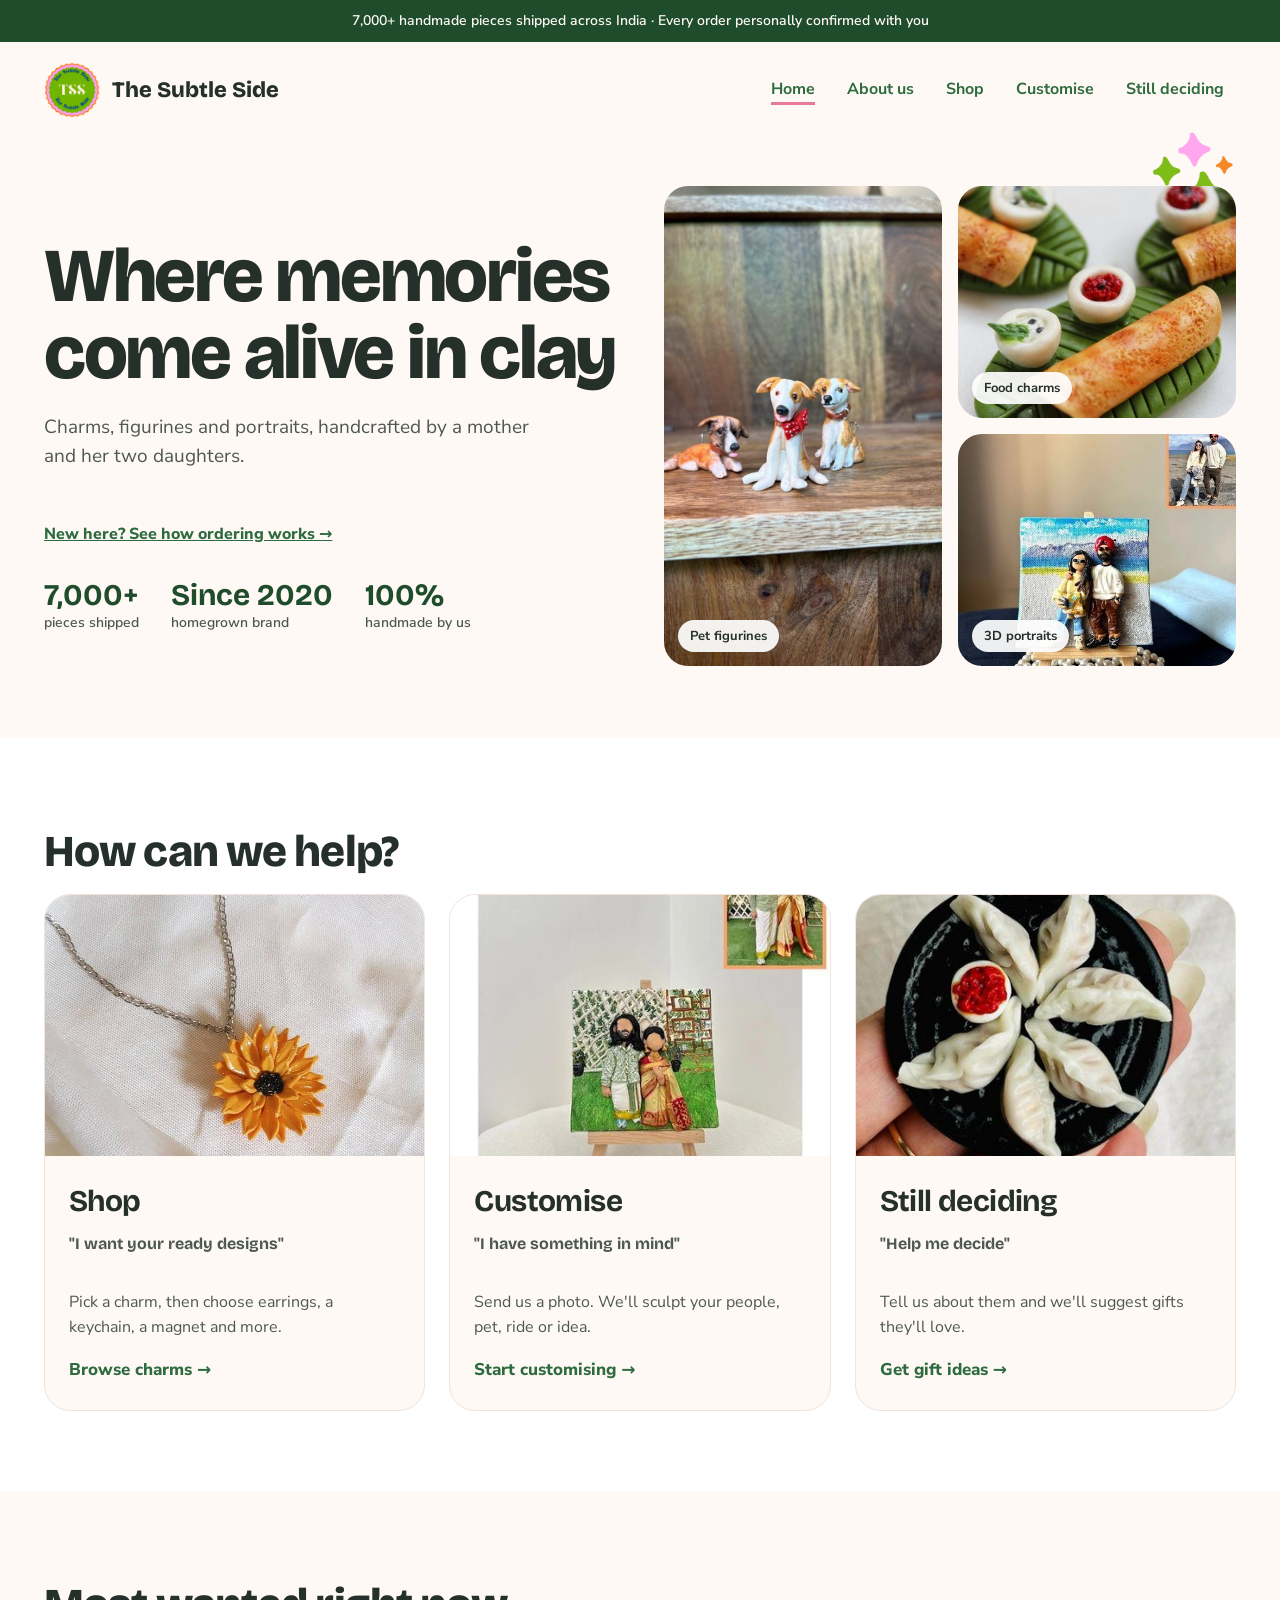
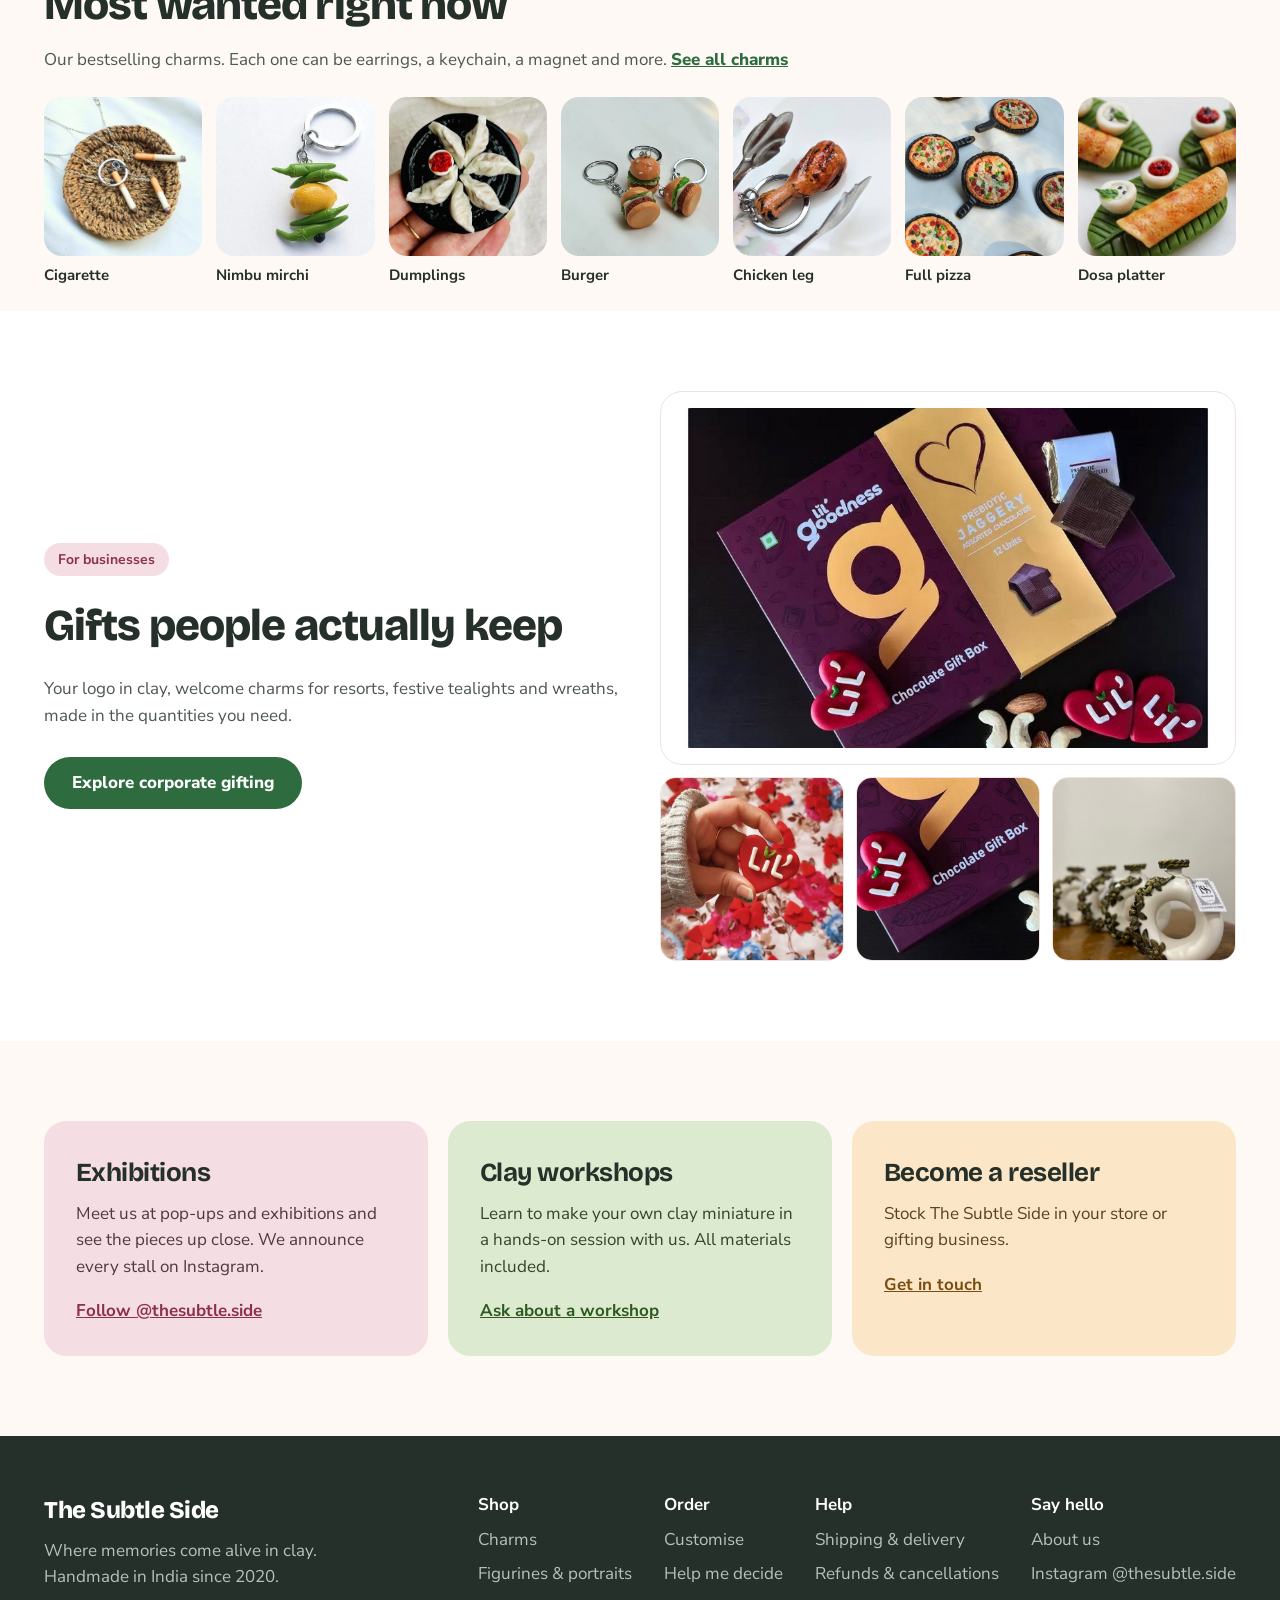
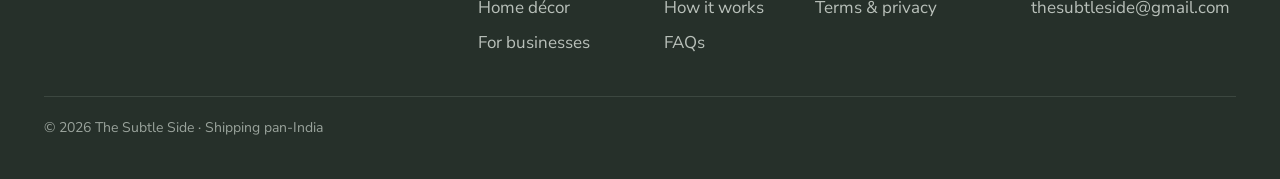
<file: index.html>
<!doctype html>
<html lang="en">
<head>
<meta charset="utf-8">
<meta name="viewport" content="width=device-width, initial-scale=1">
<title>The Subtle Side – Handmade clay charms, figurines &amp; portraits</title>
<meta name="description" content="Handmade clay charms, 3D portraits, pet figurines and corporate gifts by a mother-daughter trio. 7,000+ pieces shipped across India.">
<link rel="icon" href="images/logo/tss-logo.png">
<link rel="preconnect" href="https://fonts.googleapis.com">
<link href="https://fonts.googleapis.com/css2?family=Bricolage+Grotesque:opsz,wght@12..96,500;12..96,700;12..96,800&family=Nunito+Sans:wght@400;600;700;800&display=swap" rel="stylesheet">
<link rel="stylesheet" href="style.css">
<script src="products.js" defer></script>
<script src="site.js" defer></script>
</head>
<body>
<div class="bar">7,000+ handmade pieces shipped across India · Every order personally confirmed with you</div>

<header class="site">
  <a class="brand" href="index.html"><img class="logo-img" src="images/logo/tss-logo.png" alt=""><b>The Subtle Side</b></a>
  <button type="button" class="menu-toggle" aria-expanded="false" aria-controls="site-menu"><svg width="22" height="22" viewBox="0 0 24 24" fill="none" stroke="currentColor" stroke-width="2.4" stroke-linecap="round" aria-hidden="true"><path d="M4 7h16M4 12h16M4 17h16"/></svg><span class="menu-label">Menu</span></button>
  <nav class="main" aria-label="Main">
    <ul id="site-menu" class="menu">
      <li><a href="index.html" aria-current="page">Home</a></li>
      <li><a href="about.html">About us</a></li>
      <li><a href="shop.html">Shop</a></li>
      <li><a href="custom.html">Customise</a></li>
      <li><a href="help.html">Still deciding</a></li>
    </ul>
  </nav>
</header>

<section class="hero">
  <img class="sparkle" src="images/logo/sparkle-accent.png" alt="" style="right:2%;top:-8px">
  <div>
    <h1>Where memories come alive in clay</h1>
    <p>Charms, figurines and portraits, handcrafted by a mother and her two daughters.</p>
    <a class="howlink" href="how.html">New here? See how ordering works <span aria-hidden="true">→</span></a>
    <div class="stats">
      <div><b>7,000+</b><span>pieces shipped</span></div>
      <div><b>Since 2020</b><span>homegrown brand</span></div>
      <div><b>100%</b><span>handmade by us</span></div>
    </div>
  </div>
  <div class="mosaic">
    <a href="figurines.html" class="ph photo tall"><img src="images/figurines/pet-2.jpg" alt="Three clay dog figurines on a wooden table"><span class="tag">Pet figurines</span></a>
    <a href="shop.html#food" class="ph photo"><img src="images/charms/dosa-platter.jpg" alt="Miniature dosa platter charm"><span class="tag">Food charms</span></a>
    <a href="figurines.html" class="ph photo"><img src="images/figurines/portrait-5.jpg" alt="3D clay couple portrait on a mini easel"><span class="tag">3D portraits</span></a>
  </div>
</section>

<section id="paths" class="white pad">
  <div class="wrap">
    <h2 class="sec">How can we help?</h2>
    <div class="paths">
      <a class="path" href="shop.html">
        <div class="path-img"><img src="images/charms/sunflower.jpg" alt="" loading="lazy"></div>
        <div class="path-body">
          <h3>Shop</h3>
          <p class="path-q">"I want your ready designs"</p>
          <p>Pick a charm, then choose earrings, a keychain, a magnet and more.</p>
          <span class="path-cta">Browse charms <span aria-hidden="true">→</span></span>
        </div>
      </a>
      <a class="path" href="custom.html">
        <div class="path-img"><img src="images/figurines/portrait-1.jpg" alt="" loading="lazy"></div>
        <div class="path-body">
          <h3>Customise</h3>
          <p class="path-q">"I have something in mind"</p>
          <p>Send us a photo. We'll sculpt your people, pet, ride or idea.</p>
          <span class="path-cta">Start customising <span aria-hidden="true">→</span></span>
        </div>
      </a>
      <a class="path" href="help.html">
        <div class="path-img"><img src="images/charms/dumplings.jpg" alt="" loading="lazy"></div>
        <div class="path-body">
          <h3>Still deciding</h3>
          <p class="path-q">"Help me decide"</p>
          <p>Tell us about them and we'll suggest gifts they'll love.</p>
          <span class="path-cta">Get gift ideas <span aria-hidden="true">→</span></span>
        </div>
      </a>
    </div>
  </div>
</section>

<section class="pad" style="padding-bottom:24px">
  <div class="wrap">
    <h2 class="sec">Most wanted right now</h2>
    <p class="sub" style="margin-bottom:24px">Our bestselling charms. Each one can be earrings, a keychain, a magnet and more. <a href="shop.html" style="font-weight:800">See all charms</a></p>
    <div id="home-most" class="home-most"></div>
  </div>
</section>


<section id="corporate" class="white pad">
  <div class="wrap corp">
    <div>
      <span class="chip">For businesses</span>
      <h2 class="sec" style="margin:16px 0 16px">Gifts people actually keep</h2>
      <p class="sub" style="margin-bottom:28px">Your logo in clay, welcome charms for resorts, festive tealights and wreaths, made in the quantities you need.</p>
      <a class="btn" href="business.html">Explore corporate gifting</a>
    </div>
    <div>
      <div class="strip"><img src="images/business/logo-box.jpg" alt="Clay logo charms in a branded gift box" loading="lazy" style="border-radius:14px"></div>
      <div class="pins">
        <div><img src="images/business/logo-heart.jpg" alt="Clay heart charm close-up" loading="lazy"></div>
        <div><img src="images/business/logo-box-detail.jpg" alt="Gift box detail" loading="lazy"></div>
        <div><img src="images/business/antique-tealight-1.jpg" alt="Antique tealight holders" loading="lazy"></div>
      </div>
    </div>
  </div>
</section>

<section id="events" class="pad">
  <div class="wrap grid tiles">
    <div class="tile" style="background:#F4DDE3;color:#4E3A41"><h3 style="color:#26302A">Exhibitions</h3><p>Meet us at pop-ups and exhibitions and see the pieces up close. We announce every stall on Instagram.</p><a href="https://www.instagram.com/thesubtle.side/" style="font-weight:700;color:#8E2F51">Follow @thesubtle.side</a></div>
    <div class="tile" style="background:#DCEBCF;color:#34452C"><h3 style="color:#26302A">Clay workshops</h3><p>Learn to make your own clay miniature in a hands-on session with us. All materials included.</p><a href="business.html?item=A%20clay%20workshop#enquire" style="font-weight:700;color:#2E5A22">Ask about a workshop</a></div>
    <div class="tile" style="background:#FBE7C8;color:#5A4122"><h3 style="color:#26302A">Become a reseller</h3><p>Stock The Subtle Side in your store or gifting business.</p><a href="business.html?item=Reselling%20your%20products#enquire" style="font-weight:700;color:#7A4E12">Get in touch</a></div>
  </div>
</section>

<footer class="site">
  <div class="wrap">
    <div class="cols">
      <div style="flex:1 1 260px"><div class="display" style="font-weight:800;font-size:24px;color:#fff">The Subtle Side</div><span style="max-width:340px">Where memories come alive in clay. Handmade in India since 2020.</span></div>
      <div><span class="t">Shop</span><a href="shop.html">Charms</a><a href="figurines.html">Figurines &amp; portraits</a><a href="decor.html">Home décor</a><a href="business.html">For businesses</a></div>
      <div><span class="t">Order</span><a href="custom.html">Customise</a><a href="help.html">Help me decide</a><a href="how.html">How it works</a><a href="faq.html">FAQs</a></div>
      <div><span class="t">Help</span><a href="policies.html#shipping">Shipping &amp; delivery</a><a href="policies.html#refunds">Refunds &amp; cancellations</a><a href="policies.html#terms">Terms &amp; privacy</a></div>
      <div><span class="t">Say hello</span><a href="about.html">About us</a><a href="https://www.instagram.com/thesubtle.side/">Instagram @thesubtle.side</a><a href="mailto:thesubtleside@gmail.com">thesubtleside@gmail.com</a></div>
    </div>
    <div class="copy">© 2026 The Subtle Side · Shipping pan-India</div>
  </div>
</footer>

<a href="#" class="to-top" aria-label="Back to top"><svg width="22" height="22" viewBox="0 0 24 24" fill="none" stroke="currentColor" stroke-width="2.6" stroke-linecap="round" stroke-linejoin="round" aria-hidden="true"><path d="M12 19V5"/><path d="M5 12l7-7 7 7"/></svg></a>

</body>
</html>
</file>
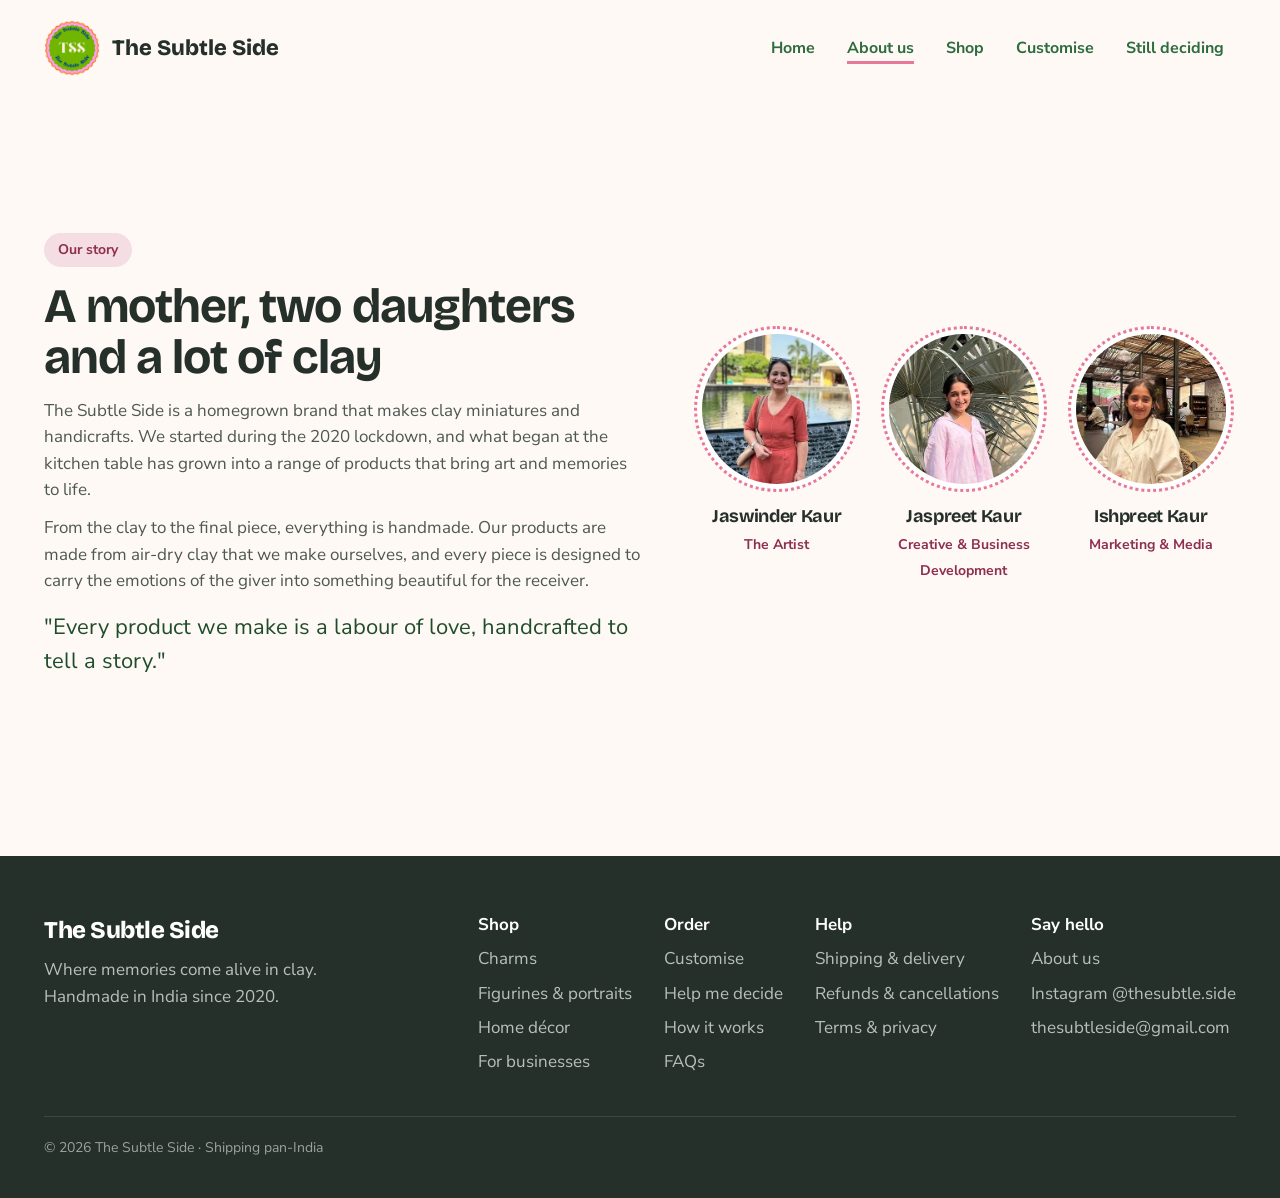
<file: about.html>
<!doctype html>
<html lang="en">
<head>
<meta charset="utf-8">
<meta name="viewport" content="width=device-width, initial-scale=1">
<title>About us – The Subtle Side</title>
<meta name="description" content="The Subtle Side is a mother-daughter clay studio, making handmade miniatures since 2020.">
<link rel="icon" href="images/logo/tss-logo.png">
<link rel="preconnect" href="https://fonts.googleapis.com">
<link href="https://fonts.googleapis.com/css2?family=Bricolage+Grotesque:opsz,wght@12..96,500;12..96,700;12..96,800&family=Nunito+Sans:wght@400;600;700;800&display=swap" rel="stylesheet">
<link rel="stylesheet" href="style.css">

<script src="site.js" defer></script>
</head>
<body>
<header class="site">
  <a class="brand" href="index.html"><img class="logo-img" src="images/logo/tss-logo.png" alt=""><b>The Subtle Side</b></a>
  <button type="button" class="menu-toggle" aria-expanded="false" aria-controls="site-menu"><svg width="22" height="22" viewBox="0 0 24 24" fill="none" stroke="currentColor" stroke-width="2.4" stroke-linecap="round" aria-hidden="true"><path d="M4 7h16M4 12h16M4 17h16"/></svg><span class="menu-label">Menu</span></button>
  <nav class="main" aria-label="Main">
    <ul id="site-menu" class="menu">
      <li><a href="index.html">Home</a></li>
      <li><a href="about.html" aria-current="page">About us</a></li>
      <li><a href="shop.html">Shop</a></li>
      <li><a href="custom.html">Customise</a></li>
      <li><a href="help.html">Still deciding</a></li>
    </ul>
  </nav>
</header>

<main class="wrap about-page">
  <div class="about-text">
    <span class="chip">Our story</span>
    <h1 class="sec">A mother, two daughters and a lot of clay</h1>
    <p>The Subtle Side is a homegrown brand that makes clay miniatures and handicrafts. We started during the 2020 lockdown, and what began at the kitchen table has grown into a range of products that bring art and memories to life.</p>
    <p>From the clay to the final piece, everything is handmade. Our products are made from air-dry clay that we make ourselves, and every piece is designed to carry the emotions of the giver into something beautiful for the receiver.</p>
    <p class="quote">"Every product we make is a labour of love, handcrafted to tell a story."</p>
  </div>
  <div class="about-team">
    <div class="member"><img src="images/team/jaswinder-kaur.jpg" alt="Jaswinder Kaur"><h3>Jaswinder Kaur</h3><span>The Artist</span></div>
    <div class="member"><img src="images/team/jaspreet-kaur.jpg" alt="Jaspreet Kaur"><h3>Jaspreet Kaur</h3><span>Creative &amp; Business Development</span></div>
    <div class="member"><img src="images/team/ishpreet-kaur.jpg" alt="Ishpreet Kaur"><h3>Ishpreet Kaur</h3><span>Marketing &amp; Media</span></div>
  </div>
</main>

<footer class="site">
  <div class="wrap">
    <div class="cols">
      <div style="flex:1 1 260px"><div class="display" style="font-weight:800;font-size:24px;color:#fff">The Subtle Side</div><span style="max-width:340px">Where memories come alive in clay. Handmade in India since 2020.</span></div>
      <div><span class="t">Shop</span><a href="shop.html">Charms</a><a href="figurines.html">Figurines &amp; portraits</a><a href="decor.html">Home décor</a><a href="business.html">For businesses</a></div>
      <div><span class="t">Order</span><a href="custom.html">Customise</a><a href="help.html">Help me decide</a><a href="how.html">How it works</a><a href="faq.html">FAQs</a></div>
      <div><span class="t">Help</span><a href="policies.html#shipping">Shipping &amp; delivery</a><a href="policies.html#refunds">Refunds &amp; cancellations</a><a href="policies.html#terms">Terms &amp; privacy</a></div>
      <div><span class="t">Say hello</span><a href="about.html">About us</a><a href="https://www.instagram.com/thesubtle.side/">Instagram @thesubtle.side</a><a href="mailto:thesubtleside@gmail.com">thesubtleside@gmail.com</a></div>
    </div>
    <div class="copy">© 2026 The Subtle Side · Shipping pan-India</div>
  </div>
</footer>

<a href="#" class="to-top" aria-label="Back to top"><svg width="22" height="22" viewBox="0 0 24 24" fill="none" stroke="currentColor" stroke-width="2.6" stroke-linecap="round" stroke-linejoin="round" aria-hidden="true"><path d="M12 19V5"/><path d="M5 12l7-7 7 7"/></svg></a>

</body>
</html>
</file>
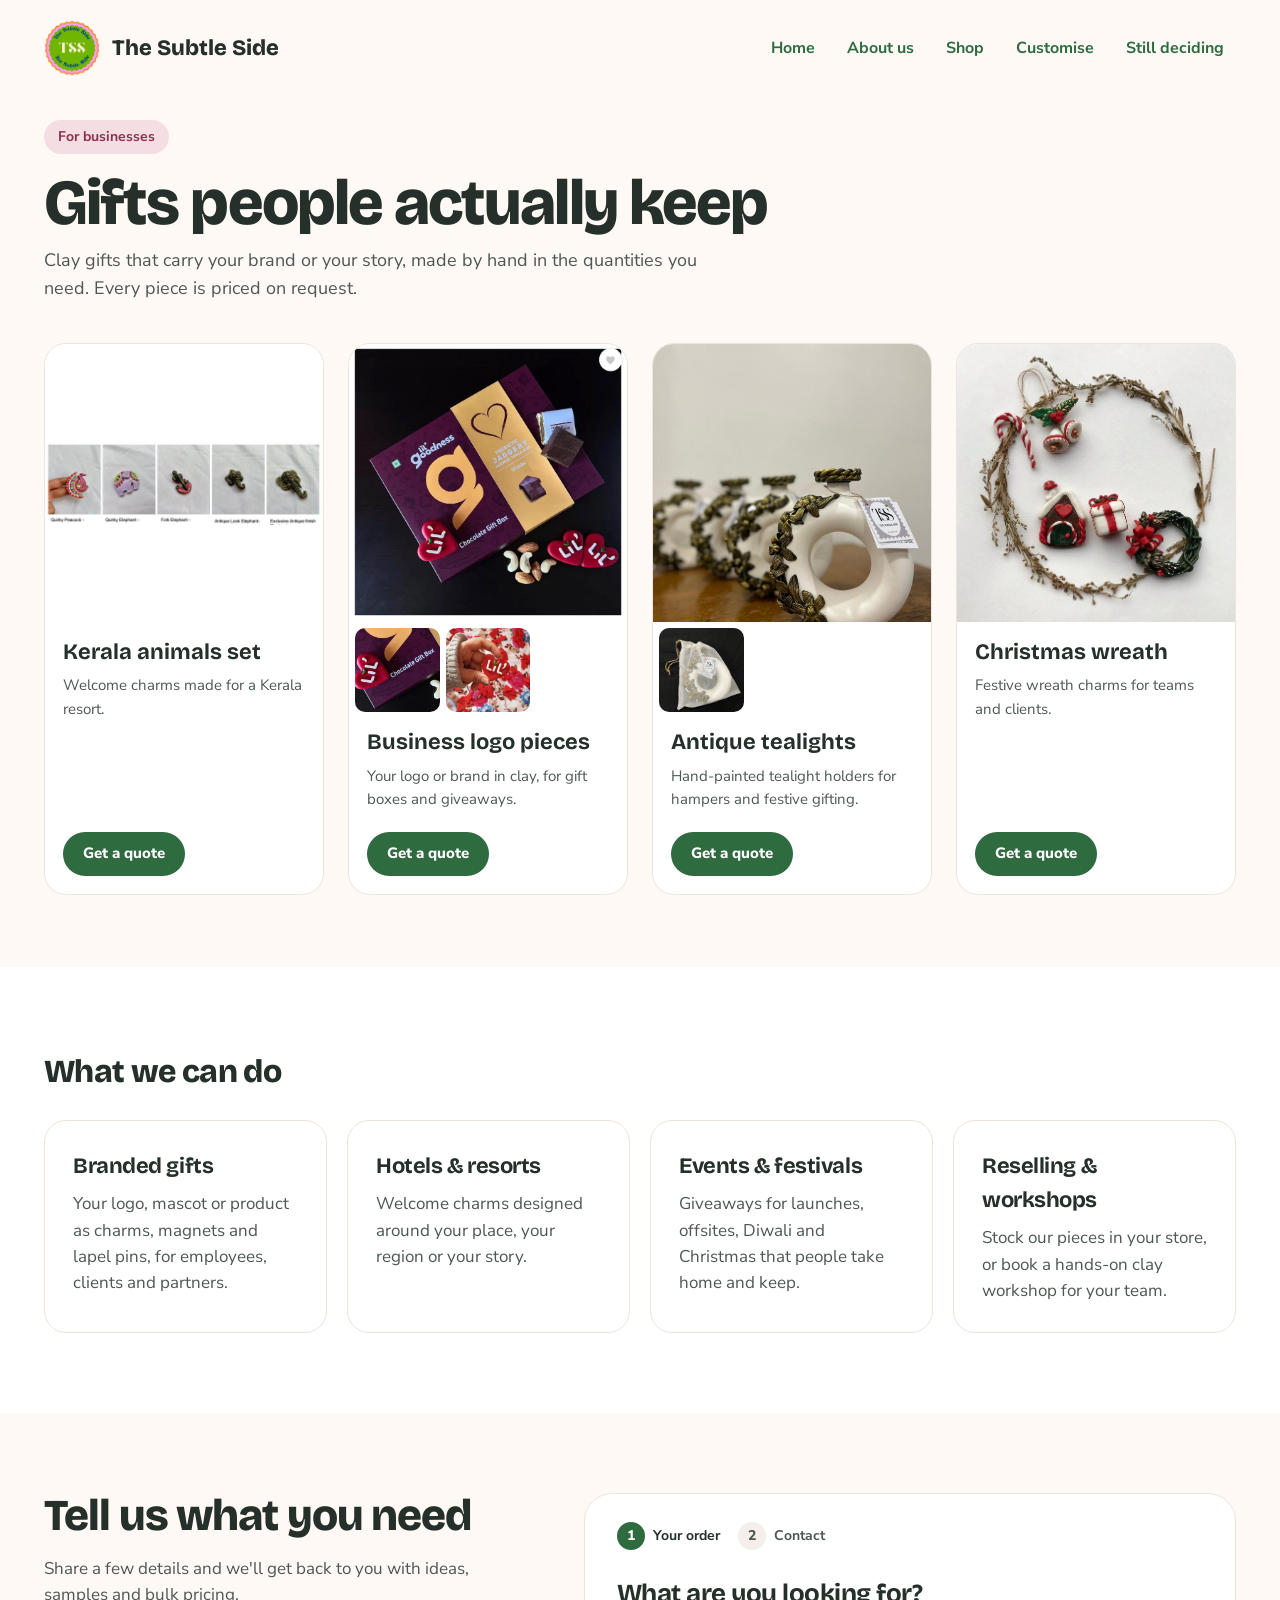
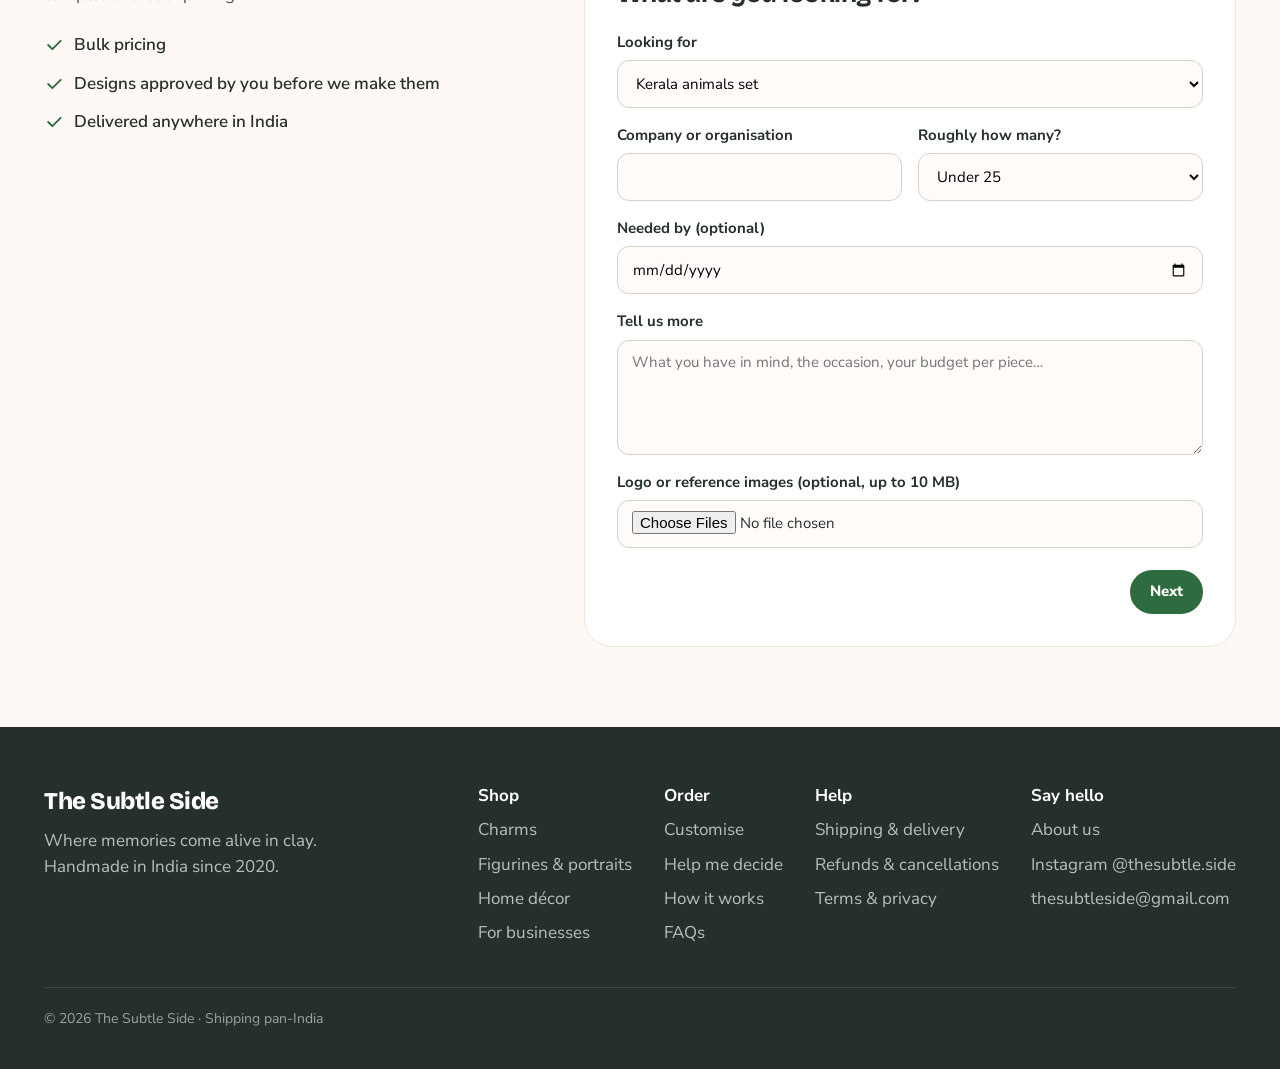
<file: business.html>
<!doctype html>
<html lang="en">
<head>
<meta charset="utf-8">
<meta name="viewport" content="width=device-width, initial-scale=1">
<title>For businesses – The Subtle Side</title>
<meta name="description" content="Handmade clay corporate gifts: logo pieces, resort welcome charms, antique tealights and festive wreaths, in the quantities you need.">
<link rel="icon" href="images/logo/tss-logo.png">
<link rel="preconnect" href="https://fonts.googleapis.com">
<link href="https://fonts.googleapis.com/css2?family=Bricolage+Grotesque:opsz,wght@12..96,500;12..96,700;12..96,800&family=Nunito+Sans:wght@400;600;700;800&display=swap" rel="stylesheet">
<link rel="stylesheet" href="style.css">
<script src="products.js" defer></script>
<script src="site.js" defer></script>
</head>
<body>
<header class="site">
  <a class="brand" href="index.html"><img class="logo-img" src="images/logo/tss-logo.png" alt=""><b>The Subtle Side</b></a>
  <button type="button" class="menu-toggle" aria-expanded="false" aria-controls="site-menu"><svg width="22" height="22" viewBox="0 0 24 24" fill="none" stroke="currentColor" stroke-width="2.4" stroke-linecap="round" aria-hidden="true"><path d="M4 7h16M4 12h16M4 17h16"/></svg><span class="menu-label">Menu</span></button>
  <nav class="main" aria-label="Main">
    <ul id="site-menu" class="menu">
      <li><a href="index.html">Home</a></li>
      <li><a href="about.html">About us</a></li>
      <li><a href="shop.html">Shop</a></li>
      <li><a href="custom.html">Customise</a></li>
      <li><a href="help.html">Still deciding</a></li>
    </ul>
  </nav>
</header>

<main>
  <section class="wrap page-hero">
    <span class="chip">For businesses</span>
    <h1>Gifts people actually keep</h1>
    <p class="sub">Clay gifts that carry your brand or your story, made by hand in the quantities you need. Every piece is priced on request.</p>
  </section>
  <section class="wrap" style="padding-bottom:72px">
    <div id="business-grid" class="ideas"></div>
  </section>
  <section class="white pad">
    <div class="wrap">
      <h2 class="sec" style="font-size:32px;margin-bottom:24px">What we can do</h2>
      <div class="grid values" style="margin-top:0">
        <div class="value"><h3>Branded gifts</h3><p>Your logo, mascot or product as charms, magnets and lapel pins, for employees, clients and partners.</p></div>
        <div class="value"><h3>Hotels &amp; resorts</h3><p>Welcome charms designed around your place, your region or your story.</p></div>
        <div class="value"><h3>Events &amp; festivals</h3><p>Giveaways for launches, offsites, Diwali and Christmas that people take home and keep.</p></div>
        <div class="value"><h3>Reselling &amp; workshops</h3><p>Stock our pieces in your store, or book a hands-on clay workshop for your team.</p></div>
      </div>
    </div>
  </section>
  <section id="enquire" class="pad">
    <div class="wrap split">
      <div class="l">
        <h2 class="sec" style="line-height:1.05;margin-bottom:16px">Tell us what you need</h2>
        <p class="sub" style="margin-bottom:24px">Share a few details and we'll get back to you with ideas, samples and bulk pricing.</p>
        <div class="ticks">
          <div><svg width="20" height="20" viewBox="0 0 24 24" fill="none" stroke="#2E6B3F" stroke-width="2.2" stroke-linecap="round" stroke-linejoin="round" aria-hidden="true"><path d="M5 12l5 5L20 7"/></svg>Bulk pricing</div>
          <div><svg width="20" height="20" viewBox="0 0 24 24" fill="none" stroke="#2E6B3F" stroke-width="2.2" stroke-linecap="round" stroke-linejoin="round" aria-hidden="true"><path d="M5 12l5 5L20 7"/></svg>Designs approved by you before we make them</div>
          <div><svg width="20" height="20" viewBox="0 0 24 24" fill="none" stroke="#2E6B3F" stroke-width="2.2" stroke-linecap="round" stroke-linejoin="round" aria-hidden="true"><path d="M5 12l5 5L20 7"/></svg>Delivered anywhere in India</div>
        </div>
      </div>
      <div class="r">
        <form id="business-form" class="wiz" method="POST" enctype="multipart/form-data" data-intro="Hi The Subtle Side! Business enquiry:">
  <input type="hidden" name="_subject" value="New business enquiry – The Subtle Side website">
  <input type="hidden" name="_template" value="table">
  <input type="hidden" name="_captcha" value="false">
  <input type="hidden" name="_next" value="">
  <input type="text" name="_honey" style="display:none" tabindex="-1" autocomplete="off">
        <ol class="wprog" aria-label="Steps"><li>Your order</li><li>Contact</li></ol>
        <div class="wstep">
          <h2 class="wtitle">What are you looking for?</h2>
          <label class="f full">Looking for
            <select name="Looking for" required>
              <option>Kerala animals set</option>
              <option>Business logo pieces</option>
              <option>Antique tealights</option>
              <option>Christmas wreath</option>
              <option>A clay workshop</option>
              <option>Reselling your products</option>
              <option>Something else</option>
            </select>
          </label>
          <label class="f">Company or organisation<input name="Company" type="text" required autocomplete="organization"></label>
          <label class="f">Roughly how many?
            <select name="Quantity">
              <option>Under 25</option><option>25–50</option><option>50–100</option><option>100–250</option><option>250+</option><option>Not sure yet</option>
            </select>
          </label>
          <label class="f full">Needed by (optional)<input name="Needed by" type="date"></label>
          <label class="f full">Tell us more<textarea name="Details" rows="4" required placeholder="What you have in mind, the occasion, your budget per piece…"></textarea></label>
          <label class="f full">Logo or reference images (optional, up to 10 MB)<input name="attachment" type="file" accept="image/*,.pdf" multiple></label>
          <div class="wnav"><button type="button" class="btn small" data-go="next">Next</button></div>
        </div>
        <div class="wstep" data-contact hidden></div>
        </form>
      </div>
    </div>
  </section>
</main>

<footer class="site">
  <div class="wrap">
    <div class="cols">
      <div style="flex:1 1 260px"><div class="display" style="font-weight:800;font-size:24px;color:#fff">The Subtle Side</div><span style="max-width:340px">Where memories come alive in clay. Handmade in India since 2020.</span></div>
      <div><span class="t">Shop</span><a href="shop.html">Charms</a><a href="figurines.html">Figurines &amp; portraits</a><a href="decor.html">Home décor</a><a href="business.html">For businesses</a></div>
      <div><span class="t">Order</span><a href="custom.html">Customise</a><a href="help.html">Help me decide</a><a href="how.html">How it works</a><a href="faq.html">FAQs</a></div>
      <div><span class="t">Help</span><a href="policies.html#shipping">Shipping &amp; delivery</a><a href="policies.html#refunds">Refunds &amp; cancellations</a><a href="policies.html#terms">Terms &amp; privacy</a></div>
      <div><span class="t">Say hello</span><a href="about.html">About us</a><a href="https://www.instagram.com/thesubtle.side/">Instagram @thesubtle.side</a><a href="mailto:thesubtleside@gmail.com">thesubtleside@gmail.com</a></div>
    </div>
    <div class="copy">© 2026 The Subtle Side · Shipping pan-India</div>
  </div>
</footer>

<a href="#" class="to-top" aria-label="Back to top"><svg width="22" height="22" viewBox="0 0 24 24" fill="none" stroke="currentColor" stroke-width="2.6" stroke-linecap="round" stroke-linejoin="round" aria-hidden="true"><path d="M12 19V5"/><path d="M5 12l7-7 7 7"/></svg></a>

</body>
</html>
</file>
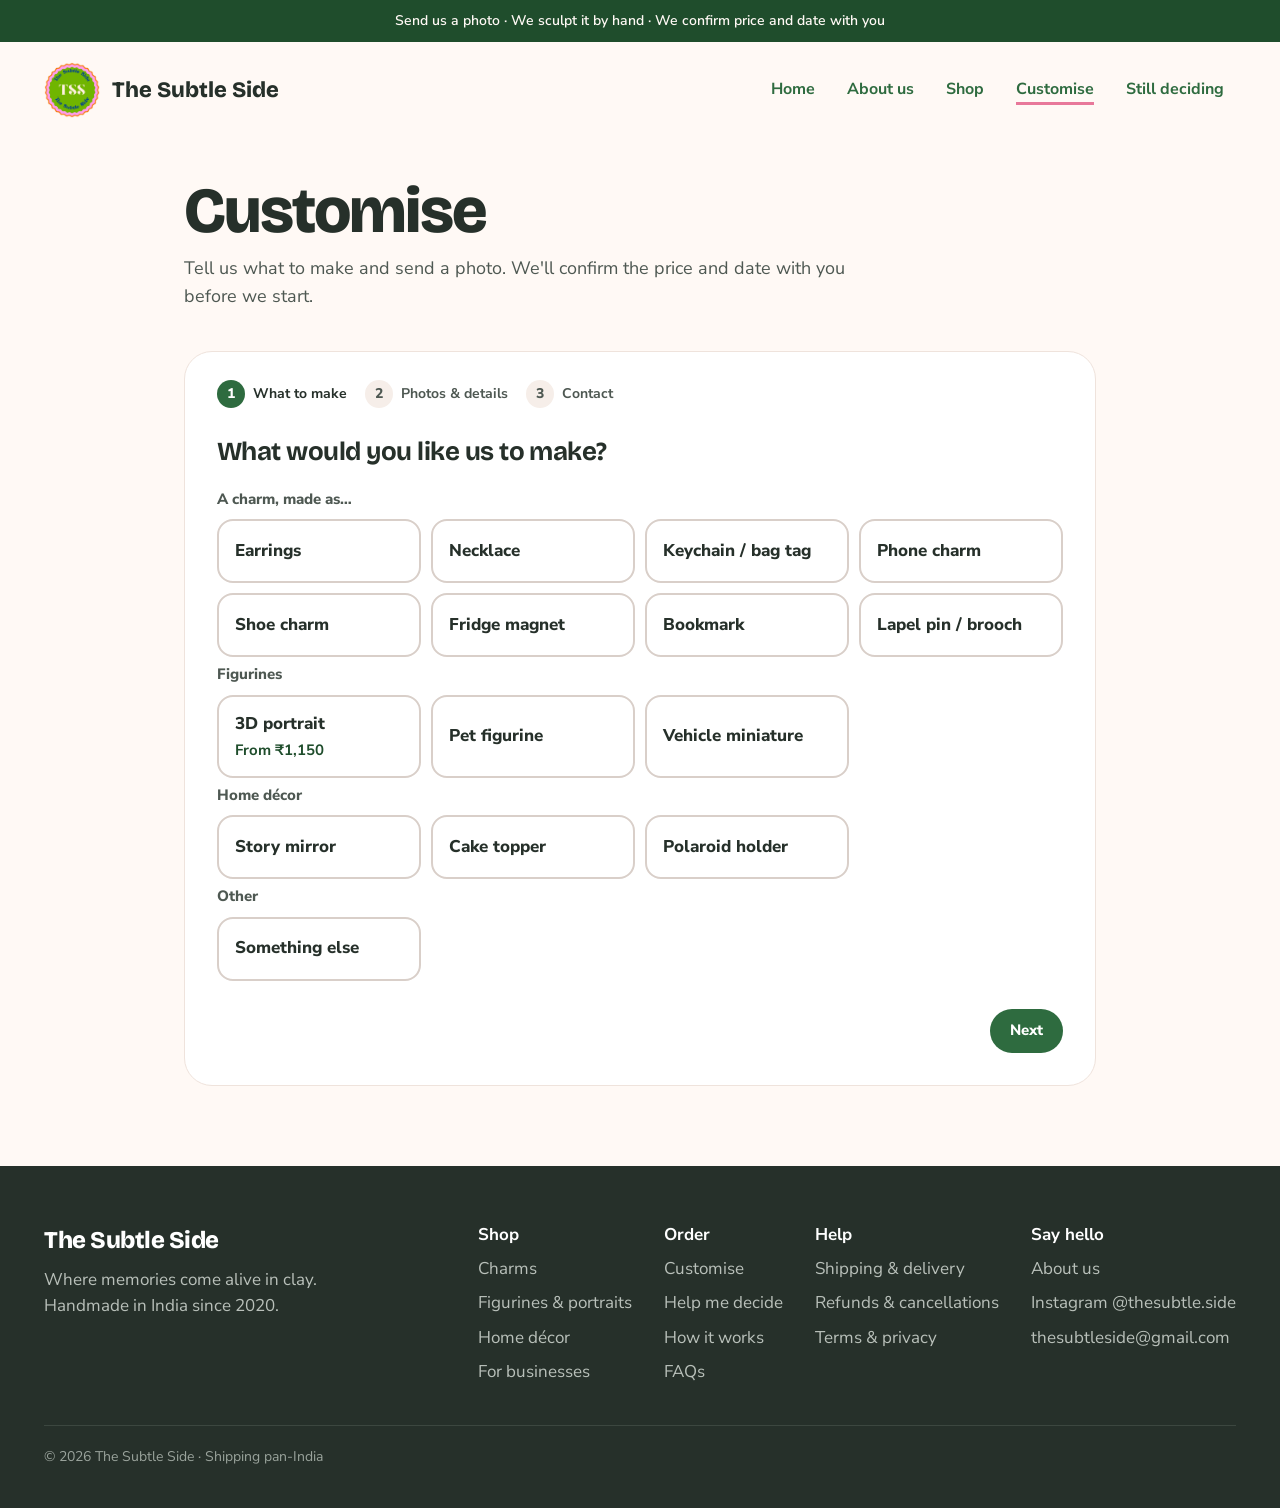
<file: custom.html>
<!doctype html>
<html lang="en">
<head>
<meta charset="utf-8">
<meta name="viewport" content="width=device-width, initial-scale=1">
<title>Customise – The Subtle Side</title>
<meta name="description" content="Send us your photos and we'll sculpt it in clay: charms, 3D portraits, pet figurines, vehicle miniatures, mirrors, cake toppers and more.">
<link rel="icon" href="images/logo/tss-logo.png">
<link rel="preconnect" href="https://fonts.googleapis.com">
<link href="https://fonts.googleapis.com/css2?family=Bricolage+Grotesque:opsz,wght@12..96,500;12..96,700;12..96,800&family=Nunito+Sans:wght@400;600;700;800&display=swap" rel="stylesheet">
<link rel="stylesheet" href="style.css">
<script src="products.js" defer></script>
<script src="site.js" defer></script>
</head>
<body>
<div class="bar">Send us a photo · We sculpt it by hand · We confirm price and date with you</div>

<header class="site">
  <a class="brand" href="index.html"><img class="logo-img" src="images/logo/tss-logo.png" alt=""><b>The Subtle Side</b></a>
  <button type="button" class="menu-toggle" aria-expanded="false" aria-controls="site-menu"><svg width="22" height="22" viewBox="0 0 24 24" fill="none" stroke="currentColor" stroke-width="2.4" stroke-linecap="round" aria-hidden="true"><path d="M4 7h16M4 12h16M4 17h16"/></svg><span class="menu-label">Menu</span></button>
  <nav class="main" aria-label="Main">
    <ul id="site-menu" class="menu">
      <li><a href="index.html">Home</a></li>
      <li><a href="about.html">About us</a></li>
      <li><a href="shop.html">Shop</a></li>
      <li><a href="custom.html" aria-current="page">Customise</a></li>
      <li><a href="help.html">Still deciding</a></li>
    </ul>
  </nav>
</header>

<main class="wrap" style="padding-bottom:80px;max-width:960px">
  <section class="page-hero" style="padding-left:0;padding-right:0">
    <h1>Customise</h1>
    <p class="sub">Tell us what to make and send a photo. We'll confirm the price and date with you before we start.</p>
  </section>
  <form id="custom-form" class="wiz" method="POST" enctype="multipart/form-data" data-intro="Hi The Subtle Side! I'd like something custom made:">
  <input type="hidden" name="_subject" value="New custom request – The Subtle Side website">
  <input type="hidden" name="_template" value="table">
  <input type="hidden" name="_captcha" value="false">
  <input type="hidden" name="_next" value="">
  <input type="text" name="_honey" style="display:none" tabindex="-1" autocomplete="off">
  <ol class="wprog" aria-label="Steps"><li>What to make</li><li>Photos &amp; details</li><li>Contact</li></ol>
  <div class="wstep">
    <h2 class="wtitle">What would you like us to make?</h2>
    <div id="custom-types"></div>
    <div class="wnav"><button type="button" class="btn small" data-go="next">Next</button></div>
  </div>
  <div class="wstep" hidden>
    <h2 class="wtitle">Show us what you have in mind</h2>
    <p class="start-from" id="start-from" hidden>Starting from: <b></b></p>
    <input type="hidden" name="Starting from" value="">
    <label class="f full">Photos (up to 10 MB in total)<input name="attachment" type="file" accept="image/*" multiple></label>
    <p class="photo-hint" id="photo-hint"></p>
    <label class="f full">Tell us about it<textarea name="Note" rows="4" required placeholder="e.g. Our two dogs on a magnet, the brown one has a white patch on his ear."></textarea></label>
    <label class="f full">Needed by<input name="Needed by" type="date" required></label>
    <div class="wnav"><button type="button" class="btn ghost small" data-go="back">Back</button><button type="button" class="btn small" data-go="next">Next</button></div>
  </div>
  <div class="wstep" data-contact hidden></div>
  </form>
</main>

<footer class="site">
  <div class="wrap">
    <div class="cols">
      <div style="flex:1 1 260px"><div class="display" style="font-weight:800;font-size:24px;color:#fff">The Subtle Side</div><span style="max-width:340px">Where memories come alive in clay. Handmade in India since 2020.</span></div>
      <div><span class="t">Shop</span><a href="shop.html">Charms</a><a href="figurines.html">Figurines &amp; portraits</a><a href="decor.html">Home décor</a><a href="business.html">For businesses</a></div>
      <div><span class="t">Order</span><a href="custom.html">Customise</a><a href="help.html">Help me decide</a><a href="how.html">How it works</a><a href="faq.html">FAQs</a></div>
      <div><span class="t">Help</span><a href="policies.html#shipping">Shipping &amp; delivery</a><a href="policies.html#refunds">Refunds &amp; cancellations</a><a href="policies.html#terms">Terms &amp; privacy</a></div>
      <div><span class="t">Say hello</span><a href="about.html">About us</a><a href="https://www.instagram.com/thesubtle.side/">Instagram @thesubtle.side</a><a href="mailto:thesubtleside@gmail.com">thesubtleside@gmail.com</a></div>
    </div>
    <div class="copy">© 2026 The Subtle Side · Shipping pan-India</div>
  </div>
</footer>

<a href="#" class="to-top" aria-label="Back to top"><svg width="22" height="22" viewBox="0 0 24 24" fill="none" stroke="currentColor" stroke-width="2.6" stroke-linecap="round" stroke-linejoin="round" aria-hidden="true"><path d="M12 19V5"/><path d="M5 12l7-7 7 7"/></svg></a>

</body>
</html>
</file>
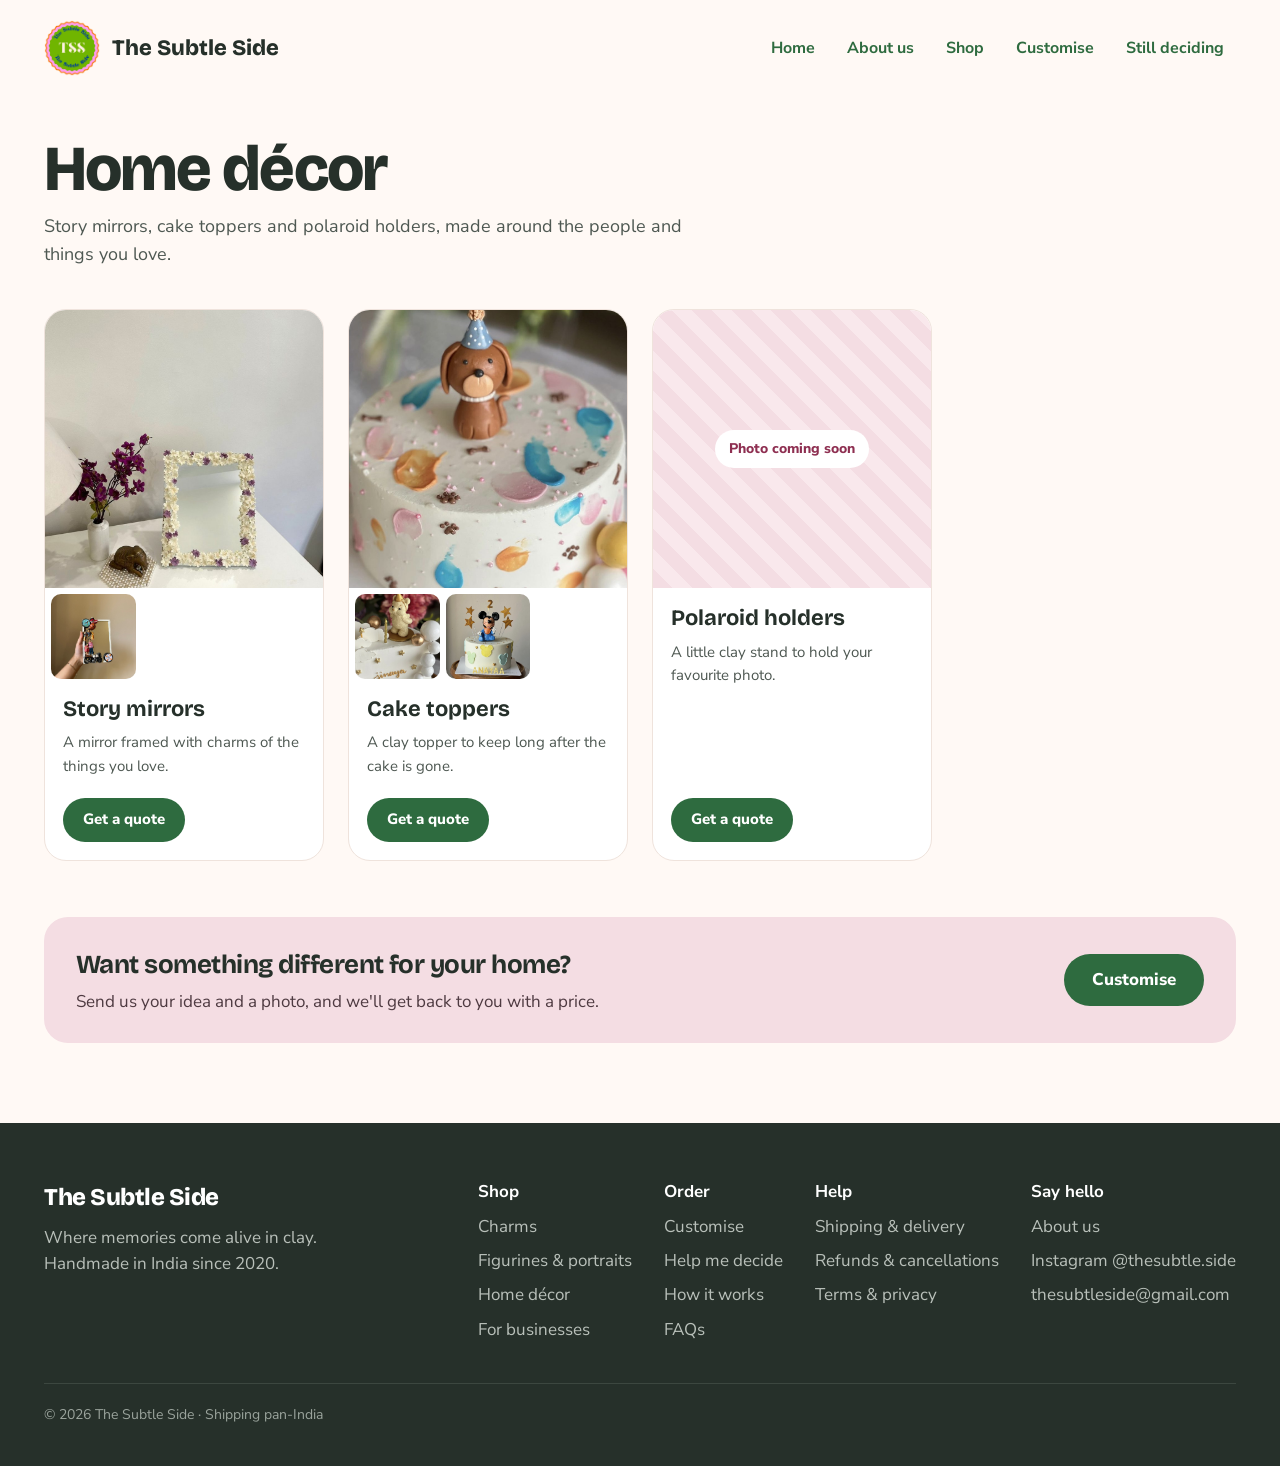
<file: decor.html>
<!doctype html>
<html lang="en">
<head>
<meta charset="utf-8">
<meta name="viewport" content="width=device-width, initial-scale=1">
<title>Home décor – The Subtle Side</title>
<meta name="description" content="Story mirrors, cake toppers and polaroid holders, made around the people and things you love.">
<link rel="icon" href="images/logo/tss-logo.png">
<link rel="preconnect" href="https://fonts.googleapis.com">
<link href="https://fonts.googleapis.com/css2?family=Bricolage+Grotesque:opsz,wght@12..96,500;12..96,700;12..96,800&family=Nunito+Sans:wght@400;600;700;800&display=swap" rel="stylesheet">
<link rel="stylesheet" href="style.css">
<script src="products.js" defer></script>
<script src="site.js" defer></script>
</head>
<body>
<header class="site">
  <a class="brand" href="index.html"><img class="logo-img" src="images/logo/tss-logo.png" alt=""><b>The Subtle Side</b></a>
  <button type="button" class="menu-toggle" aria-expanded="false" aria-controls="site-menu"><svg width="22" height="22" viewBox="0 0 24 24" fill="none" stroke="currentColor" stroke-width="2.4" stroke-linecap="round" aria-hidden="true"><path d="M4 7h16M4 12h16M4 17h16"/></svg><span class="menu-label">Menu</span></button>
  <nav class="main" aria-label="Main">
    <ul id="site-menu" class="menu">
      <li><a href="index.html">Home</a></li>
      <li><a href="about.html">About us</a></li>
      <li><a href="shop.html">Shop</a></li>
      <li><a href="custom.html">Customise</a></li>
      <li><a href="help.html">Still deciding</a></li>
    </ul>
  </nav>
</header>

<main class="wrap" style="padding-bottom:80px">
  <section class="page-hero" style="padding-left:0;padding-right:0">
    <h1>Home décor</h1>
    <p class="sub">Story mirrors, cake toppers and polaroid holders, made around the people and things you love.</p>
  </section>
  <div id="decor-grid" class="ideas"></div>
  <div class="nudge-card">
    <div><h2>Want something different for your home?</h2><p>Send us your idea and a photo, and we'll get back to you with a price.</p></div>
    <a class="btn" href="custom.html">Customise</a>
  </div>
</main>

<footer class="site">
  <div class="wrap">
    <div class="cols">
      <div style="flex:1 1 260px"><div class="display" style="font-weight:800;font-size:24px;color:#fff">The Subtle Side</div><span style="max-width:340px">Where memories come alive in clay. Handmade in India since 2020.</span></div>
      <div><span class="t">Shop</span><a href="shop.html">Charms</a><a href="figurines.html">Figurines &amp; portraits</a><a href="decor.html">Home décor</a><a href="business.html">For businesses</a></div>
      <div><span class="t">Order</span><a href="custom.html">Customise</a><a href="help.html">Help me decide</a><a href="how.html">How it works</a><a href="faq.html">FAQs</a></div>
      <div><span class="t">Help</span><a href="policies.html#shipping">Shipping &amp; delivery</a><a href="policies.html#refunds">Refunds &amp; cancellations</a><a href="policies.html#terms">Terms &amp; privacy</a></div>
      <div><span class="t">Say hello</span><a href="about.html">About us</a><a href="https://www.instagram.com/thesubtle.side/">Instagram @thesubtle.side</a><a href="mailto:thesubtleside@gmail.com">thesubtleside@gmail.com</a></div>
    </div>
    <div class="copy">© 2026 The Subtle Side · Shipping pan-India</div>
  </div>
</footer>

<a href="#" class="to-top" aria-label="Back to top"><svg width="22" height="22" viewBox="0 0 24 24" fill="none" stroke="currentColor" stroke-width="2.6" stroke-linecap="round" stroke-linejoin="round" aria-hidden="true"><path d="M12 19V5"/><path d="M5 12l7-7 7 7"/></svg></a>

</body>
</html>
</file>
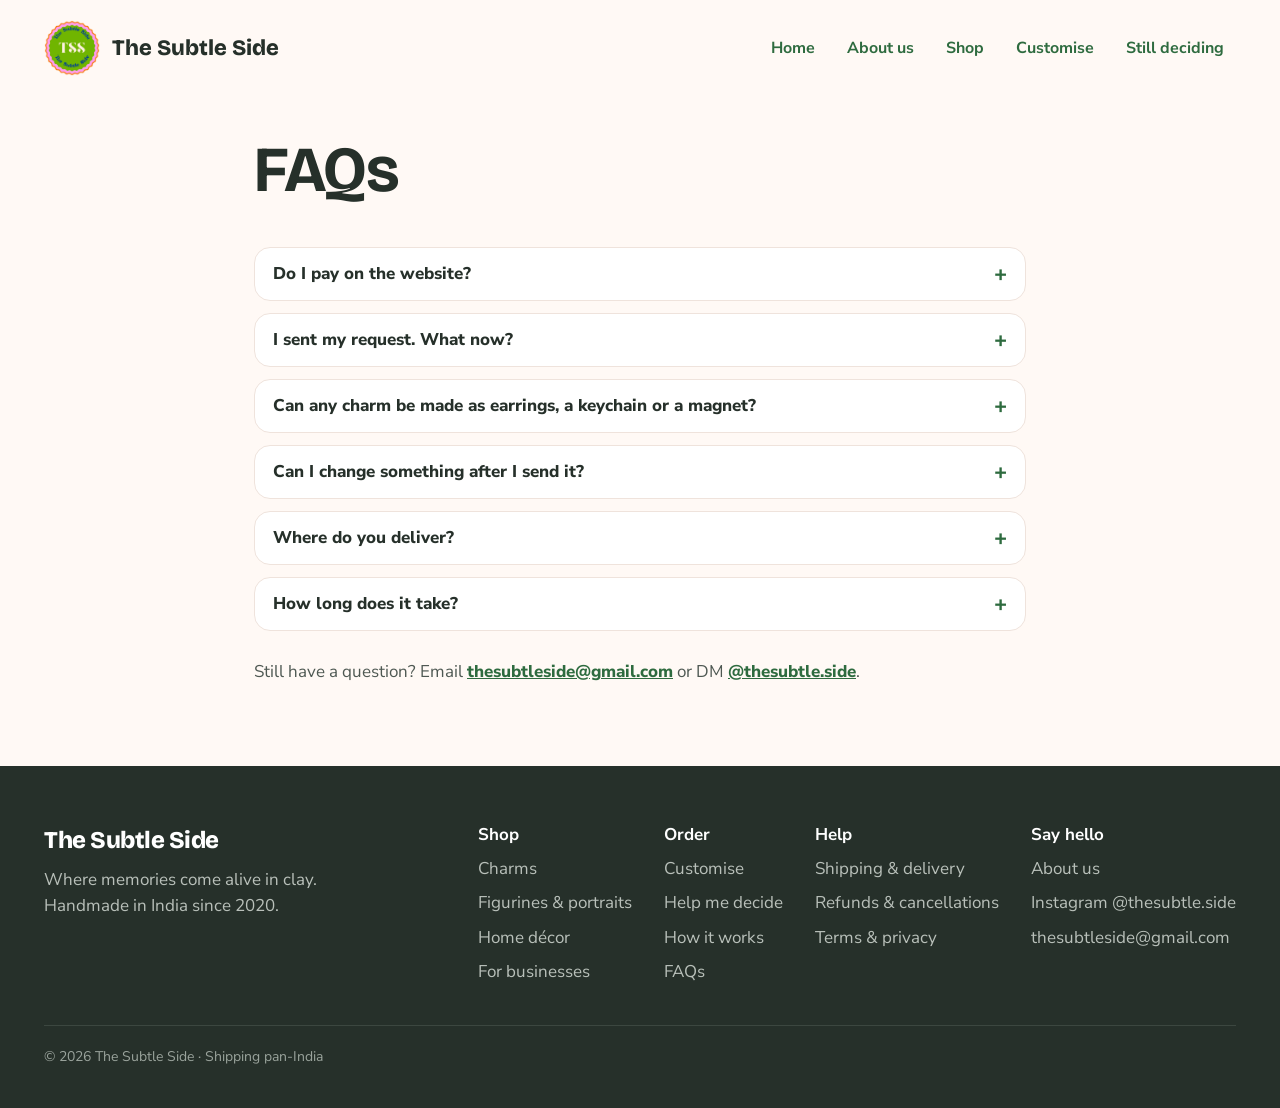
<file: faq.html>
<!doctype html>
<html lang="en">
<head>
<meta charset="utf-8">
<meta name="viewport" content="width=device-width, initial-scale=1">
<title>FAQs – The Subtle Side</title>
<meta name="description" content="Answers to common questions about ordering handmade clay gifts from The Subtle Side.">
<link rel="icon" href="images/logo/tss-logo.png">
<link rel="preconnect" href="https://fonts.googleapis.com">
<link href="https://fonts.googleapis.com/css2?family=Bricolage+Grotesque:opsz,wght@12..96,500;12..96,700;12..96,800&family=Nunito+Sans:wght@400;600;700;800&display=swap" rel="stylesheet">
<link rel="stylesheet" href="style.css">

<script src="site.js" defer></script>
</head>
<body>
<header class="site">
  <a class="brand" href="index.html"><img class="logo-img" src="images/logo/tss-logo.png" alt=""><b>The Subtle Side</b></a>
  <button type="button" class="menu-toggle" aria-expanded="false" aria-controls="site-menu"><svg width="22" height="22" viewBox="0 0 24 24" fill="none" stroke="currentColor" stroke-width="2.4" stroke-linecap="round" aria-hidden="true"><path d="M4 7h16M4 12h16M4 17h16"/></svg><span class="menu-label">Menu</span></button>
  <nav class="main" aria-label="Main">
    <ul id="site-menu" class="menu">
      <li><a href="index.html">Home</a></li>
      <li><a href="about.html">About us</a></li>
      <li><a href="shop.html">Shop</a></li>
      <li><a href="custom.html">Customise</a></li>
      <li><a href="help.html">Still deciding</a></li>
    </ul>
  </nav>
</header>

<main class="wrap faq-page">
  <h1 class="sec">FAQs</h1>
  <div class="faq">
    <details><summary>Do I pay on the website?</summary><p>No. Nothing is charged on the website. We first confirm the price and date with you, and you pay only after you say yes.</p></details>
    <details><summary>I sent my request. What now?</summary><p>If you chose Instagram, paste the message we copied into our chat and send it. If you chose "Reach out to me", we'll contact you on the phone, Instagram or email you gave us.</p></details>
    <details><summary>Can any charm be made as earrings, a keychain or a magnet?</summary><p>Yes. Every charm can be made as earrings, a necklace, keychain, phone charm, shoe charm, fridge magnet, bookmark or lapel pin. For a few big charms, like platters, earrings are something we discuss with you first.</p></details>
    <details><summary>Can I change something after I send it?</summary><p>Yes. Just tell us. You can change details any time before we start making your piece.</p></details>
    <details><summary>Where do you deliver?</summary><p>Anywhere in India, with tracking.</p></details>
    <details><summary>How long does it take?</summary><p>Making takes a minimum of 5 working days, and shipping within India takes a further 3 working days. Custom pieces can take a little longer.</p></details>
  </div>
  <p class="nudge-line">Still have a question? Email <a href="mailto:thesubtleside@gmail.com">thesubtleside@gmail.com</a> or DM <a href="https://www.instagram.com/thesubtle.side/">@thesubtle.side</a>.</p>
</main>

<footer class="site">
  <div class="wrap">
    <div class="cols">
      <div style="flex:1 1 260px"><div class="display" style="font-weight:800;font-size:24px;color:#fff">The Subtle Side</div><span style="max-width:340px">Where memories come alive in clay. Handmade in India since 2020.</span></div>
      <div><span class="t">Shop</span><a href="shop.html">Charms</a><a href="figurines.html">Figurines &amp; portraits</a><a href="decor.html">Home décor</a><a href="business.html">For businesses</a></div>
      <div><span class="t">Order</span><a href="custom.html">Customise</a><a href="help.html">Help me decide</a><a href="how.html">How it works</a><a href="faq.html">FAQs</a></div>
      <div><span class="t">Help</span><a href="policies.html#shipping">Shipping &amp; delivery</a><a href="policies.html#refunds">Refunds &amp; cancellations</a><a href="policies.html#terms">Terms &amp; privacy</a></div>
      <div><span class="t">Say hello</span><a href="about.html">About us</a><a href="https://www.instagram.com/thesubtle.side/">Instagram @thesubtle.side</a><a href="mailto:thesubtleside@gmail.com">thesubtleside@gmail.com</a></div>
    </div>
    <div class="copy">© 2026 The Subtle Side · Shipping pan-India</div>
  </div>
</footer>

<a href="#" class="to-top" aria-label="Back to top"><svg width="22" height="22" viewBox="0 0 24 24" fill="none" stroke="currentColor" stroke-width="2.6" stroke-linecap="round" stroke-linejoin="round" aria-hidden="true"><path d="M12 19V5"/><path d="M5 12l7-7 7 7"/></svg></a>

</body>
</html>
</file>
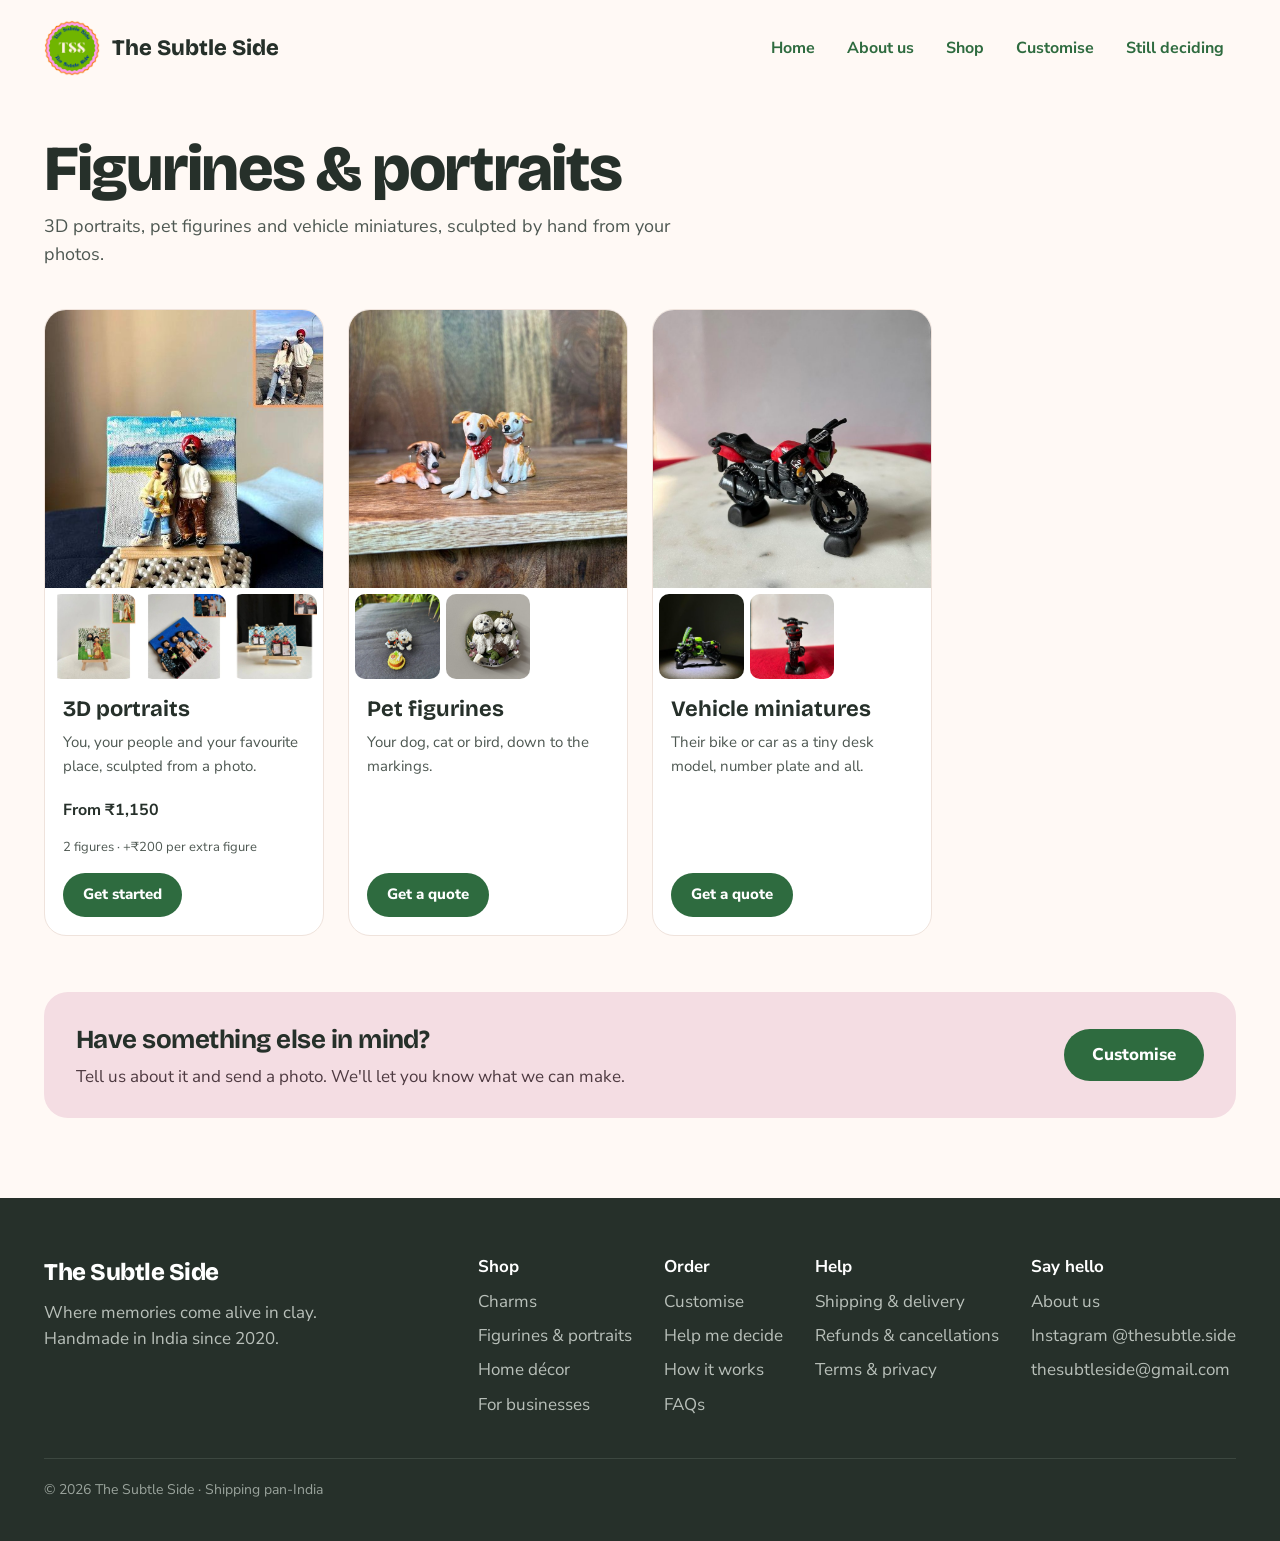
<file: figurines.html>
<!doctype html>
<html lang="en">
<head>
<meta charset="utf-8">
<meta name="viewport" content="width=device-width, initial-scale=1">
<title>Figurines &amp; portraits – The Subtle Side</title>
<meta name="description" content="3D portraits, pet figurines and vehicle miniatures, sculpted by hand from your photos.">
<link rel="icon" href="images/logo/tss-logo.png">
<link rel="preconnect" href="https://fonts.googleapis.com">
<link href="https://fonts.googleapis.com/css2?family=Bricolage+Grotesque:opsz,wght@12..96,500;12..96,700;12..96,800&family=Nunito+Sans:wght@400;600;700;800&display=swap" rel="stylesheet">
<link rel="stylesheet" href="style.css">
<script src="products.js" defer></script>
<script src="site.js" defer></script>
</head>
<body>
<header class="site">
  <a class="brand" href="index.html"><img class="logo-img" src="images/logo/tss-logo.png" alt=""><b>The Subtle Side</b></a>
  <button type="button" class="menu-toggle" aria-expanded="false" aria-controls="site-menu"><svg width="22" height="22" viewBox="0 0 24 24" fill="none" stroke="currentColor" stroke-width="2.4" stroke-linecap="round" aria-hidden="true"><path d="M4 7h16M4 12h16M4 17h16"/></svg><span class="menu-label">Menu</span></button>
  <nav class="main" aria-label="Main">
    <ul id="site-menu" class="menu">
      <li><a href="index.html">Home</a></li>
      <li><a href="about.html">About us</a></li>
      <li><a href="shop.html">Shop</a></li>
      <li><a href="custom.html">Customise</a></li>
      <li><a href="help.html">Still deciding</a></li>
    </ul>
  </nav>
</header>

<main class="wrap" style="padding-bottom:80px">
  <section class="page-hero" style="padding-left:0;padding-right:0">
    <h1>Figurines &amp; portraits</h1>
    <p class="sub">3D portraits, pet figurines and vehicle miniatures, sculpted by hand from your photos.</p>
  </section>
  <div id="figurine-grid" class="ideas"></div>
  <div class="nudge-card">
    <div><h2>Have something else in mind?</h2><p>Tell us about it and send a photo. We'll let you know what we can make.</p></div>
    <a class="btn" href="custom.html">Customise</a>
  </div>
</main>

<footer class="site">
  <div class="wrap">
    <div class="cols">
      <div style="flex:1 1 260px"><div class="display" style="font-weight:800;font-size:24px;color:#fff">The Subtle Side</div><span style="max-width:340px">Where memories come alive in clay. Handmade in India since 2020.</span></div>
      <div><span class="t">Shop</span><a href="shop.html">Charms</a><a href="figurines.html">Figurines &amp; portraits</a><a href="decor.html">Home décor</a><a href="business.html">For businesses</a></div>
      <div><span class="t">Order</span><a href="custom.html">Customise</a><a href="help.html">Help me decide</a><a href="how.html">How it works</a><a href="faq.html">FAQs</a></div>
      <div><span class="t">Help</span><a href="policies.html#shipping">Shipping &amp; delivery</a><a href="policies.html#refunds">Refunds &amp; cancellations</a><a href="policies.html#terms">Terms &amp; privacy</a></div>
      <div><span class="t">Say hello</span><a href="about.html">About us</a><a href="https://www.instagram.com/thesubtle.side/">Instagram @thesubtle.side</a><a href="mailto:thesubtleside@gmail.com">thesubtleside@gmail.com</a></div>
    </div>
    <div class="copy">© 2026 The Subtle Side · Shipping pan-India</div>
  </div>
</footer>

<a href="#" class="to-top" aria-label="Back to top"><svg width="22" height="22" viewBox="0 0 24 24" fill="none" stroke="currentColor" stroke-width="2.6" stroke-linecap="round" stroke-linejoin="round" aria-hidden="true"><path d="M12 19V5"/><path d="M5 12l7-7 7 7"/></svg></a>

</body>
</html>
</file>
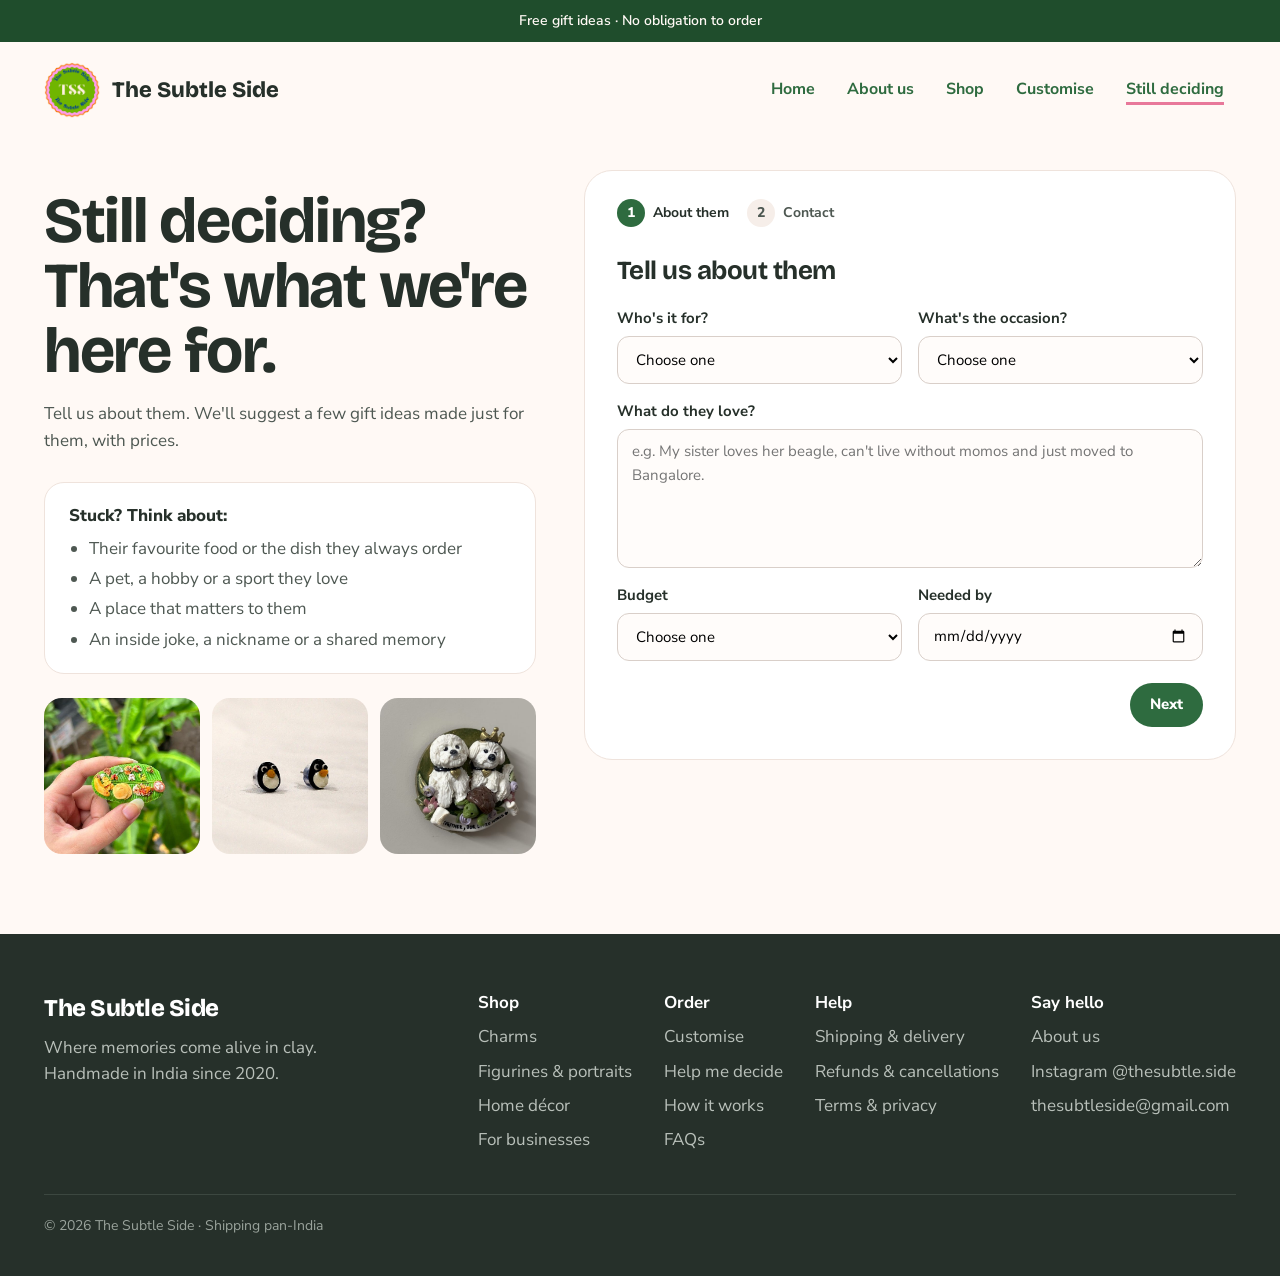
<file: help.html>
<!doctype html>
<html lang="en">
<head>
<meta charset="utf-8">
<meta name="viewport" content="width=device-width, initial-scale=1">
<title>Help me decide – The Subtle Side</title>
<meta name="description" content="Not sure what to gift? Tell us about the person and the occasion and we'll suggest handmade clay gifts made just for them.">
<link rel="icon" href="images/logo/tss-logo.png">
<link rel="preconnect" href="https://fonts.googleapis.com">
<link href="https://fonts.googleapis.com/css2?family=Bricolage+Grotesque:opsz,wght@12..96,500;12..96,700;12..96,800&family=Nunito+Sans:wght@400;600;700;800&display=swap" rel="stylesheet">
<link rel="stylesheet" href="style.css">
<script src="products.js" defer></script>
<script src="site.js" defer></script>
</head>
<body>
<div class="bar">Free gift ideas · No obligation to order</div>

<header class="site">
  <a class="brand" href="index.html"><img class="logo-img" src="images/logo/tss-logo.png" alt=""><b>The Subtle Side</b></a>
  <button type="button" class="menu-toggle" aria-expanded="false" aria-controls="site-menu"><svg width="22" height="22" viewBox="0 0 24 24" fill="none" stroke="currentColor" stroke-width="2.4" stroke-linecap="round" aria-hidden="true"><path d="M4 7h16M4 12h16M4 17h16"/></svg><span class="menu-label">Menu</span></button>
  <nav class="main" aria-label="Main">
    <ul id="site-menu" class="menu">
      <li><a href="index.html">Home</a></li>
      <li><a href="about.html">About us</a></li>
      <li><a href="shop.html">Shop</a></li>
      <li><a href="custom.html">Customise</a></li>
      <li><a href="help.html" aria-current="page">Still deciding</a></li>
    </ul>
  </nav>
</header>

<main>
  <section class="pad" style="padding-top:32px">
    <div class="wrap split">
      <div class="l">
        <h1 class="sec" style="font-size:clamp(40px,5.5vw,64px);line-height:1.02;margin:18px 0 18px">Still deciding? That's what we're here for.</h1>
        <p class="sub" style="margin-bottom:28px">Tell us about them. We'll suggest a few gift ideas made just for them, with prices.</p>
        <div class="prompts">
          <div class="lbl">Stuck? Think about:</div>
          <ul>
            <li>Their favourite food or the dish they always order</li>
            <li>A pet, a hobby or a sport they love</li>
            <li>A place that matters to them</li>
            <li>An inside joke, a nickname or a shared memory</li>
          </ul>
        </div>
        <div class="help-photos" aria-hidden="true">
          <img src="images/charms/sadhya-platter.jpg" alt="" loading="lazy">
          <img src="images/charms/penguin.jpg" alt="" loading="lazy">
          <img src="images/figurines/pet-3.jpg" alt="" loading="lazy">
        </div>
      </div>
      <div class="r">
        <form id="help-form" class="wiz" method="POST" enctype="multipart/form-data" data-intro="Hi The Subtle Side! Please help me pick a gift:">
  <input type="hidden" name="_subject" value="New 'Help me decide' request – The Subtle Side website">
  <input type="hidden" name="_template" value="table">
  <input type="hidden" name="_captcha" value="false">
  <input type="hidden" name="_next" value="">
  <input type="text" name="_honey" style="display:none" tabindex="-1" autocomplete="off">
        <ol class="wprog" aria-label="Steps"><li>About them</li><li>Contact</li></ol>
        <div class="wstep">
          <h2 class="wtitle">Tell us about them</h2>
          <label class="f">Who's it for?
            <select name="For" required>
              <option value="" disabled selected>Choose one</option>
              <option>Partner</option><option>Friend</option><option>Mum or dad</option><option>Sibling</option><option>Grandparent</option><option>Child</option><option>Colleague or boss</option><option>Myself</option><option>Someone else</option>
            </select>
          </label>
          <label class="f">What's the occasion?
            <select name="Occasion" required>
              <option value="" disabled selected>Choose one</option>
              <option>Birthday</option><option>Anniversary</option><option>Wedding</option><option>Rakhi</option><option>Diwali</option><option>Christmas</option><option>Valentine's Day</option><option>Farewell or retirement</option><option>Graduation</option><option>Housewarming</option><option>Just because</option><option>Something else</option>
            </select>
          </label>
          <label class="f full">What do they love?<textarea name="What they love" rows="5" required placeholder="e.g. My sister loves her beagle, can't live without momos and just moved to Bangalore."></textarea></label>
          <label class="f">Budget
            <select name="Budget" required>
              <option value="" disabled selected>Choose one</option>
              <option>Under ₹500</option><option>₹500–₹1,000</option><option>₹1,000–₹2,000</option><option>₹2,000 and above</option><option>Not sure</option>
            </select>
          </label>
          <label class="f">Needed by<input name="Needed by" type="date" required></label>
          <div class="wnav"><button type="button" class="btn small" data-go="next">Next</button></div>
        </div>
        <div class="wstep" data-contact hidden></div>
        </form>
      </div>
    </div>
  </section>
</main>

<footer class="site">
  <div class="wrap">
    <div class="cols">
      <div style="flex:1 1 260px"><div class="display" style="font-weight:800;font-size:24px;color:#fff">The Subtle Side</div><span style="max-width:340px">Where memories come alive in clay. Handmade in India since 2020.</span></div>
      <div><span class="t">Shop</span><a href="shop.html">Charms</a><a href="figurines.html">Figurines &amp; portraits</a><a href="decor.html">Home décor</a><a href="business.html">For businesses</a></div>
      <div><span class="t">Order</span><a href="custom.html">Customise</a><a href="help.html">Help me decide</a><a href="how.html">How it works</a><a href="faq.html">FAQs</a></div>
      <div><span class="t">Help</span><a href="policies.html#shipping">Shipping &amp; delivery</a><a href="policies.html#refunds">Refunds &amp; cancellations</a><a href="policies.html#terms">Terms &amp; privacy</a></div>
      <div><span class="t">Say hello</span><a href="about.html">About us</a><a href="https://www.instagram.com/thesubtle.side/">Instagram @thesubtle.side</a><a href="mailto:thesubtleside@gmail.com">thesubtleside@gmail.com</a></div>
    </div>
    <div class="copy">© 2026 The Subtle Side · Shipping pan-India</div>
  </div>
</footer>

<a href="#" class="to-top" aria-label="Back to top"><svg width="22" height="22" viewBox="0 0 24 24" fill="none" stroke="currentColor" stroke-width="2.6" stroke-linecap="round" stroke-linejoin="round" aria-hidden="true"><path d="M12 19V5"/><path d="M5 12l7-7 7 7"/></svg></a>

</body>
</html>
</file>
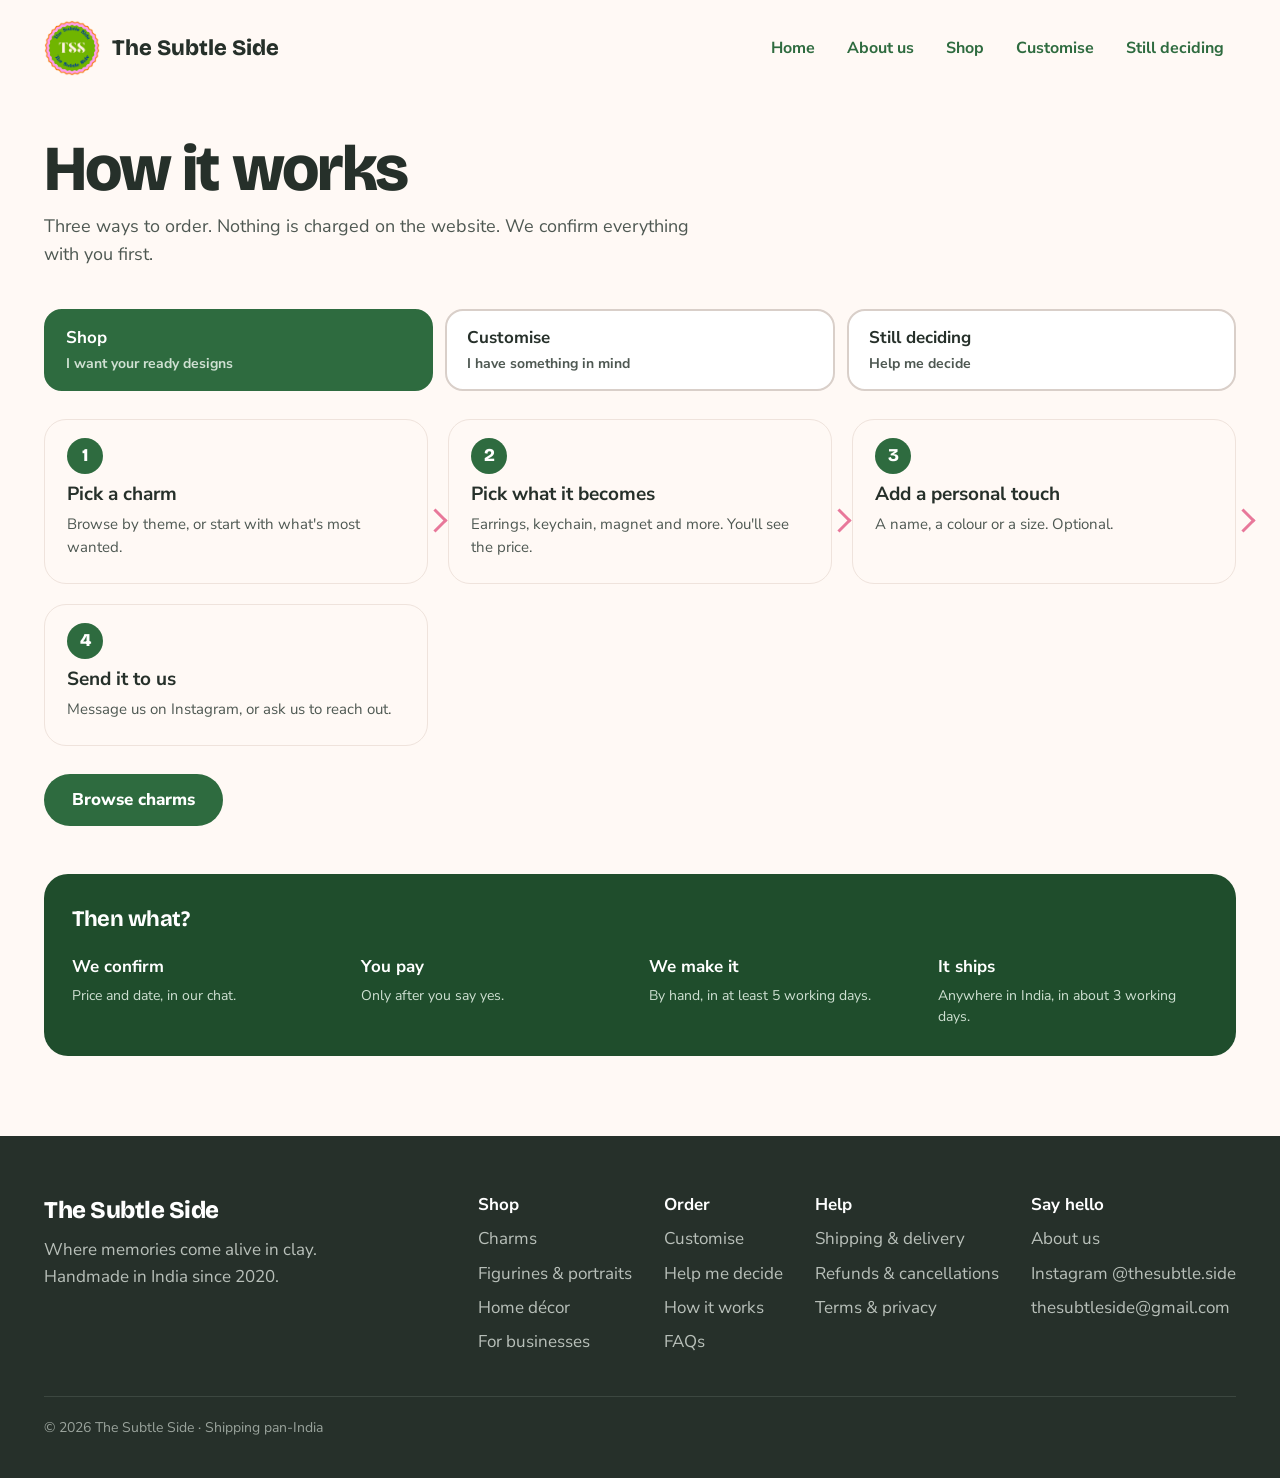
<file: how.html>
<!doctype html>
<html lang="en">
<head>
<meta charset="utf-8">
<meta name="viewport" content="width=device-width, initial-scale=1">
<title>How it works – The Subtle Side</title>
<meta name="description" content="How ordering from The Subtle Side works: shop a charm, customise from your photos, or get gift ideas.">
<link rel="icon" href="images/logo/tss-logo.png">
<link rel="preconnect" href="https://fonts.googleapis.com">
<link href="https://fonts.googleapis.com/css2?family=Bricolage+Grotesque:opsz,wght@12..96,500;12..96,700;12..96,800&family=Nunito+Sans:wght@400;600;700;800&display=swap" rel="stylesheet">
<link rel="stylesheet" href="style.css">

<script src="site.js" defer></script>
</head>
<body>
<header class="site">
  <a class="brand" href="index.html"><img class="logo-img" src="images/logo/tss-logo.png" alt=""><b>The Subtle Side</b></a>
  <button type="button" class="menu-toggle" aria-expanded="false" aria-controls="site-menu"><svg width="22" height="22" viewBox="0 0 24 24" fill="none" stroke="currentColor" stroke-width="2.4" stroke-linecap="round" aria-hidden="true"><path d="M4 7h16M4 12h16M4 17h16"/></svg><span class="menu-label">Menu</span></button>
  <nav class="main" aria-label="Main">
    <ul id="site-menu" class="menu">
      <li><a href="index.html">Home</a></li>
      <li><a href="about.html">About us</a></li>
      <li><a href="shop.html">Shop</a></li>
      <li><a href="custom.html">Customise</a></li>
      <li><a href="help.html">Still deciding</a></li>
    </ul>
  </nav>
</header>

<main class="wrap" style="padding-bottom:80px">
  <section class="page-hero" style="padding-left:0;padding-right:0">
    <h1>How it works</h1>
    <p class="sub">Three ways to order. Nothing is charged on the website. We confirm everything with you first.</p>
  </section>
  <div class="how-tabs" role="tablist" aria-label="Ways to order">
    <button type="button" class="how-tab" role="tab" id="t1" aria-selected="true" aria-controls="p1"><b>Shop</b><span>I want your ready designs</span></button>
    <button type="button" class="how-tab" role="tab" id="t2" aria-selected="false" aria-controls="p2" tabindex="-1"><b>Customise</b><span>I have something in mind</span></button>
    <button type="button" class="how-tab" role="tab" id="t3" aria-selected="false" aria-controls="p3" tabindex="-1"><b>Still deciding</b><span>Help me decide</span></button>
  </div>
  <div role="tabpanel" id="p1" aria-labelledby="t1"><ol class="how-steps"><li class="how-step"><span class="how-num">1</span><h3>Pick a charm</h3><p>Browse by theme, or start with what's most wanted.</p></li><li class="how-step"><span class="how-num">2</span><h3>Pick what it becomes</h3><p>Earrings, keychain, magnet and more. You'll see the price.</p></li><li class="how-step"><span class="how-num">3</span><h3>Add a personal touch</h3><p>A name, a colour or a size. Optional.</p></li><li class="how-step"><span class="how-num">4</span><h3>Send it to us</h3><p>Message us on Instagram, or ask us to reach out.</p></li></ol><a class="btn" href="shop.html">Browse charms</a></div>
  <div role="tabpanel" id="p2" aria-labelledby="t2" hidden><ol class="how-steps"><li class="how-step"><span class="how-num">1</span><h3>Pick what to make</h3><p>A charm, a 3D portrait, a pet, a vehicle, décor or something else.</p></li><li class="how-step"><span class="how-num">2</span><h3>Send photos</h3><p>Add your photos, a short note and when you need it.</p></li><li class="how-step"><span class="how-num">3</span><h3>Send it to us</h3><p>Message us on Instagram, or ask us to reach out.</p></li><li class="how-step"><span class="how-num">4</span><h3>Get a price</h3><p>We look at your photos and confirm the price and date.</p></li></ol><a class="btn" href="custom.html">Start customising</a></div>
  <div role="tabpanel" id="p3" aria-labelledby="t3" hidden><ol class="how-steps"><li class="how-step"><span class="how-num">1</span><h3>Tell us about them</h3><p>Who it's for, what they love, the occasion and your budget.</p></li><li class="how-step"><span class="how-num">2</span><h3>Send it to us</h3><p>Message us on Instagram, or ask us to reach out.</p></li><li class="how-step"><span class="how-num">3</span><h3>Get ideas</h3><p>We suggest a few gifts made just for them, with prices.</p></li><li class="how-step"><span class="how-num">4</span><h3>Pick one</h3><p>Say yes to the one you like and we start making it.</p></li></ol><a class="btn" href="help.html">Get gift ideas</a></div>
  <div class="then">
    <h3>Then what?</h3>
    <ol class="then-steps">
      <li><b>We confirm</b><span>Price and date, in our chat.</span></li>
      <li><b>You pay</b><span>Only after you say yes.</span></li>
      <li><b>We make it</b><span>By hand, in at least 5 working days.</span></li>
      <li><b>It ships</b><span>Anywhere in India, in about 3 working days.</span></li>
    </ol>
  </div>
</main>

<footer class="site">
  <div class="wrap">
    <div class="cols">
      <div style="flex:1 1 260px"><div class="display" style="font-weight:800;font-size:24px;color:#fff">The Subtle Side</div><span style="max-width:340px">Where memories come alive in clay. Handmade in India since 2020.</span></div>
      <div><span class="t">Shop</span><a href="shop.html">Charms</a><a href="figurines.html">Figurines &amp; portraits</a><a href="decor.html">Home décor</a><a href="business.html">For businesses</a></div>
      <div><span class="t">Order</span><a href="custom.html">Customise</a><a href="help.html">Help me decide</a><a href="how.html">How it works</a><a href="faq.html">FAQs</a></div>
      <div><span class="t">Help</span><a href="policies.html#shipping">Shipping &amp; delivery</a><a href="policies.html#refunds">Refunds &amp; cancellations</a><a href="policies.html#terms">Terms &amp; privacy</a></div>
      <div><span class="t">Say hello</span><a href="about.html">About us</a><a href="https://www.instagram.com/thesubtle.side/">Instagram @thesubtle.side</a><a href="mailto:thesubtleside@gmail.com">thesubtleside@gmail.com</a></div>
    </div>
    <div class="copy">© 2026 The Subtle Side · Shipping pan-India</div>
  </div>
</footer>

<a href="#" class="to-top" aria-label="Back to top"><svg width="22" height="22" viewBox="0 0 24 24" fill="none" stroke="currentColor" stroke-width="2.6" stroke-linecap="round" stroke-linejoin="round" aria-hidden="true"><path d="M12 19V5"/><path d="M5 12l7-7 7 7"/></svg></a>

</body>
</html>
</file>
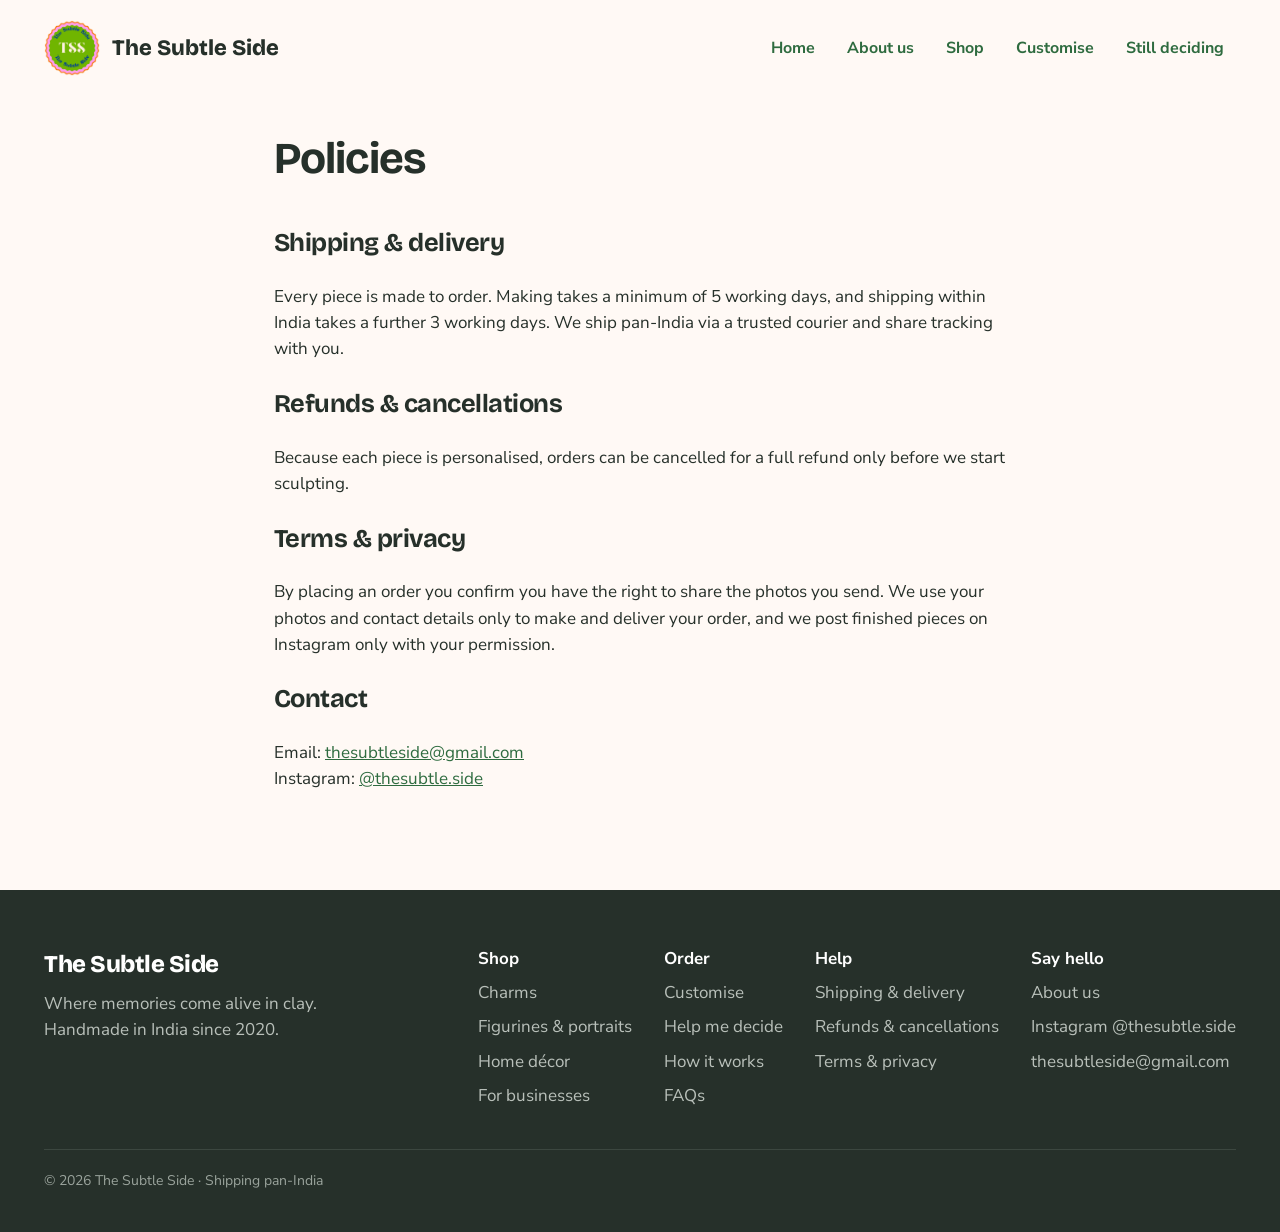
<file: policies.html>
<!doctype html>
<html lang="en">
<head>
<meta charset="utf-8">
<meta name="viewport" content="width=device-width, initial-scale=1">
<title>Policies – The Subtle Side</title>
<meta name="description" content="Shipping, refunds and privacy at The Subtle Side.">
<link rel="icon" href="images/logo/tss-logo.png">
<link rel="preconnect" href="https://fonts.googleapis.com">
<link href="https://fonts.googleapis.com/css2?family=Bricolage+Grotesque:opsz,wght@12..96,500;12..96,700;12..96,800&family=Nunito+Sans:wght@400;600;700;800&display=swap" rel="stylesheet">
<link rel="stylesheet" href="style.css">

<script src="site.js" defer></script>
</head>
<body>
<header class="site">
  <a class="brand" href="index.html"><img class="logo-img" src="images/logo/tss-logo.png" alt=""><b>The Subtle Side</b></a>
  <button type="button" class="menu-toggle" aria-expanded="false" aria-controls="site-menu"><svg width="22" height="22" viewBox="0 0 24 24" fill="none" stroke="currentColor" stroke-width="2.4" stroke-linecap="round" aria-hidden="true"><path d="M4 7h16M4 12h16M4 17h16"/></svg><span class="menu-label">Menu</span></button>
  <nav class="main" aria-label="Main">
    <ul id="site-menu" class="menu">
      <li><a href="index.html">Home</a></li>
      <li><a href="about.html">About us</a></li>
      <li><a href="shop.html">Shop</a></li>
      <li><a href="custom.html">Customise</a></li>
      <li><a href="help.html">Still deciding</a></li>
    </ul>
  </nav>
</header>

<main class="wrap" style="max-width:780px;padding-bottom:80px">
  <h1 class="sec" style="font-size:44px">Policies</h1>

  <h2 id="shipping">Shipping &amp; delivery</h2>
  <p>Every piece is made to order. Making takes a minimum of 5 working days, and shipping within India takes a further 3 working days. We ship pan-India via a trusted courier and share tracking with you.</p>

  <h2 id="refunds">Refunds &amp; cancellations</h2>
  <p>Because each piece is personalised, orders can be cancelled for a full refund only before we start sculpting.</p>

  <h2 id="terms">Terms &amp; privacy</h2>
  <p>By placing an order you confirm you have the right to share the photos you send. We use your photos and contact details only to make and deliver your order, and we post finished pieces on Instagram only with your permission.</p>

  <h2 id="contact">Contact</h2>
  <p>Email: <a href="mailto:thesubtleside@gmail.com">thesubtleside@gmail.com</a><br>Instagram: <a href="https://www.instagram.com/thesubtle.side/">@thesubtle.side</a></p>
</main>

<footer class="site">
  <div class="wrap">
    <div class="cols">
      <div style="flex:1 1 260px"><div class="display" style="font-weight:800;font-size:24px;color:#fff">The Subtle Side</div><span style="max-width:340px">Where memories come alive in clay. Handmade in India since 2020.</span></div>
      <div><span class="t">Shop</span><a href="shop.html">Charms</a><a href="figurines.html">Figurines &amp; portraits</a><a href="decor.html">Home décor</a><a href="business.html">For businesses</a></div>
      <div><span class="t">Order</span><a href="custom.html">Customise</a><a href="help.html">Help me decide</a><a href="how.html">How it works</a><a href="faq.html">FAQs</a></div>
      <div><span class="t">Help</span><a href="policies.html#shipping">Shipping &amp; delivery</a><a href="policies.html#refunds">Refunds &amp; cancellations</a><a href="policies.html#terms">Terms &amp; privacy</a></div>
      <div><span class="t">Say hello</span><a href="about.html">About us</a><a href="https://www.instagram.com/thesubtle.side/">Instagram @thesubtle.side</a><a href="mailto:thesubtleside@gmail.com">thesubtleside@gmail.com</a></div>
    </div>
    <div class="copy">© 2026 The Subtle Side · Shipping pan-India</div>
  </div>
</footer>

<a href="#" class="to-top" aria-label="Back to top"><svg width="22" height="22" viewBox="0 0 24 24" fill="none" stroke="currentColor" stroke-width="2.6" stroke-linecap="round" stroke-linejoin="round" aria-hidden="true"><path d="M12 19V5"/><path d="M5 12l7-7 7 7"/></svg></a>

</body>
</html>
</file>
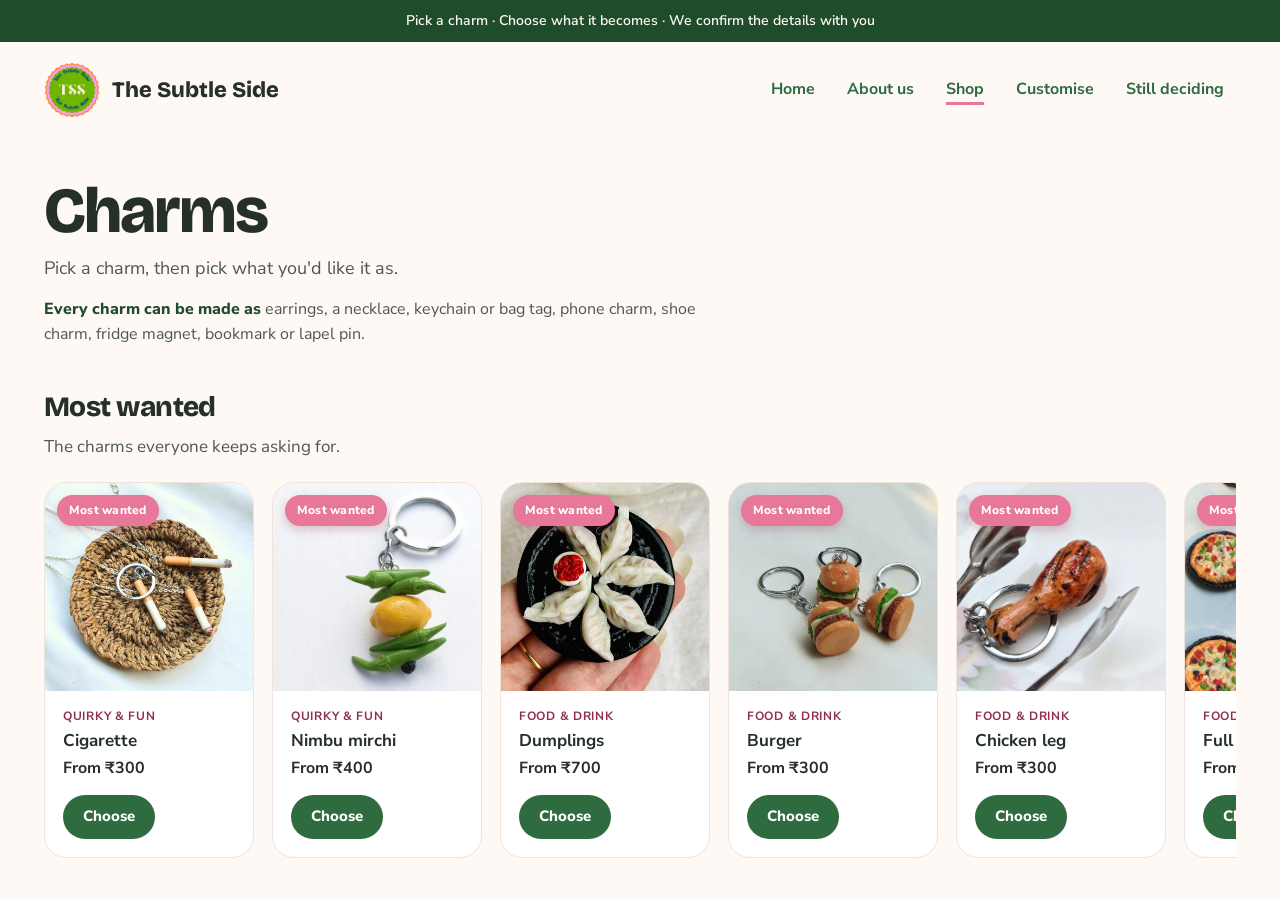
<file: product.html>
<!doctype html>
<html lang="en">
<head>
<meta charset="utf-8">
<title>The Subtle Side</title>
<meta http-equiv="refresh" content="0; url=shop.html">
<link rel="canonical" href="shop.html">
</head>
<body>
<p>This page has moved. <a href="shop.html">Go to the shop</a>.</p>
</body>
</html>
</file>
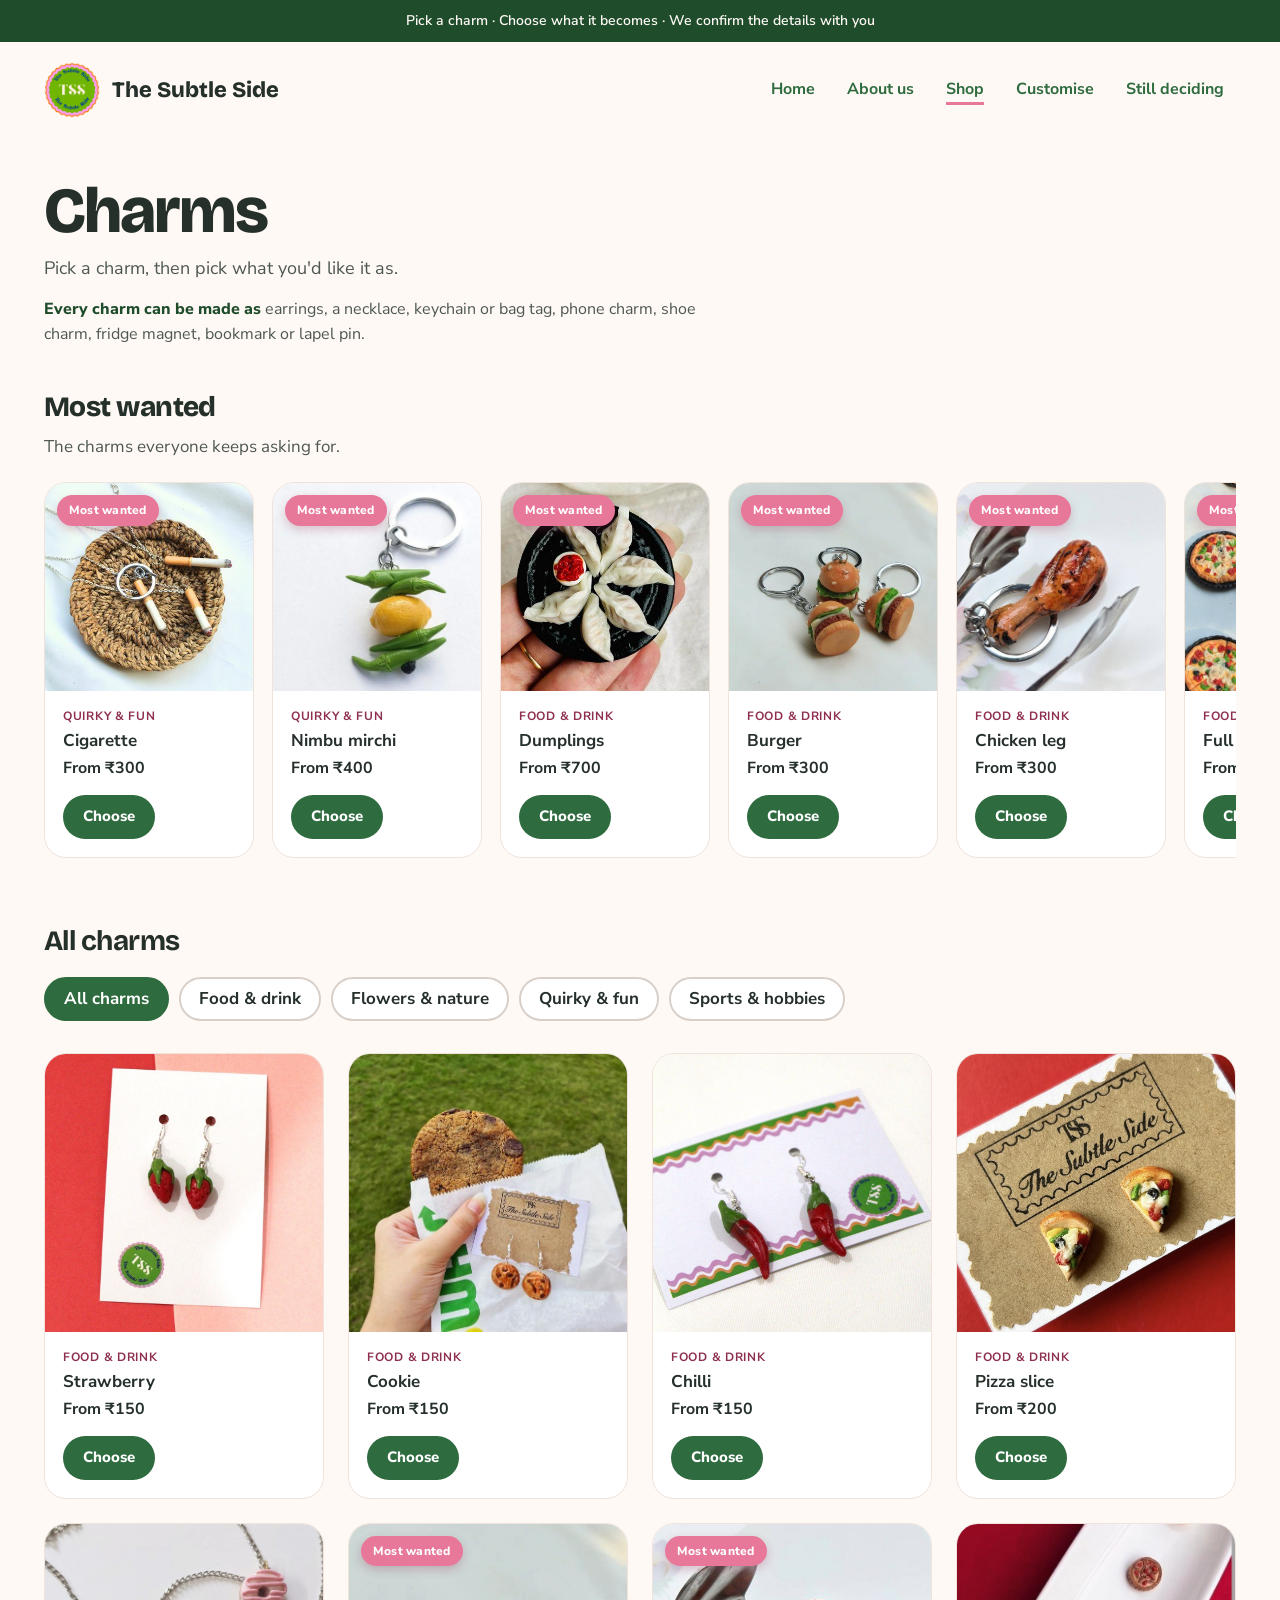
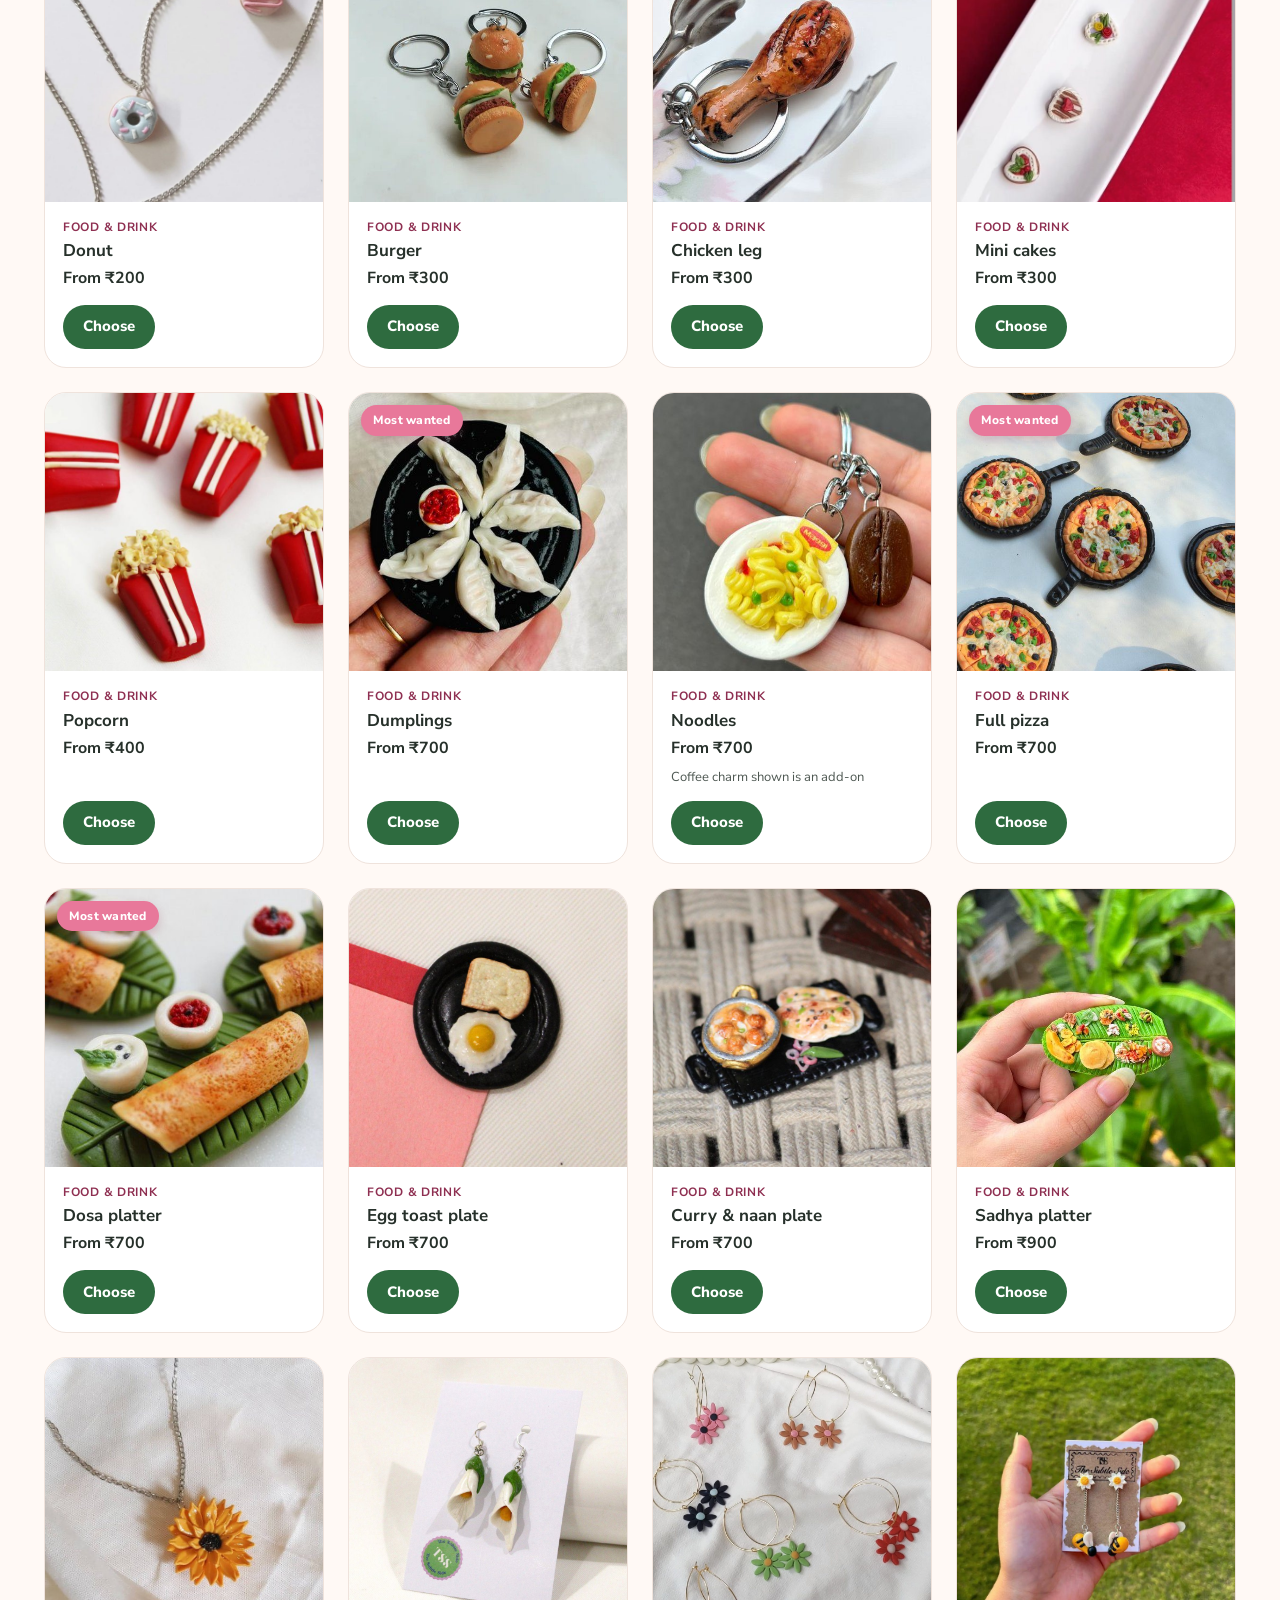
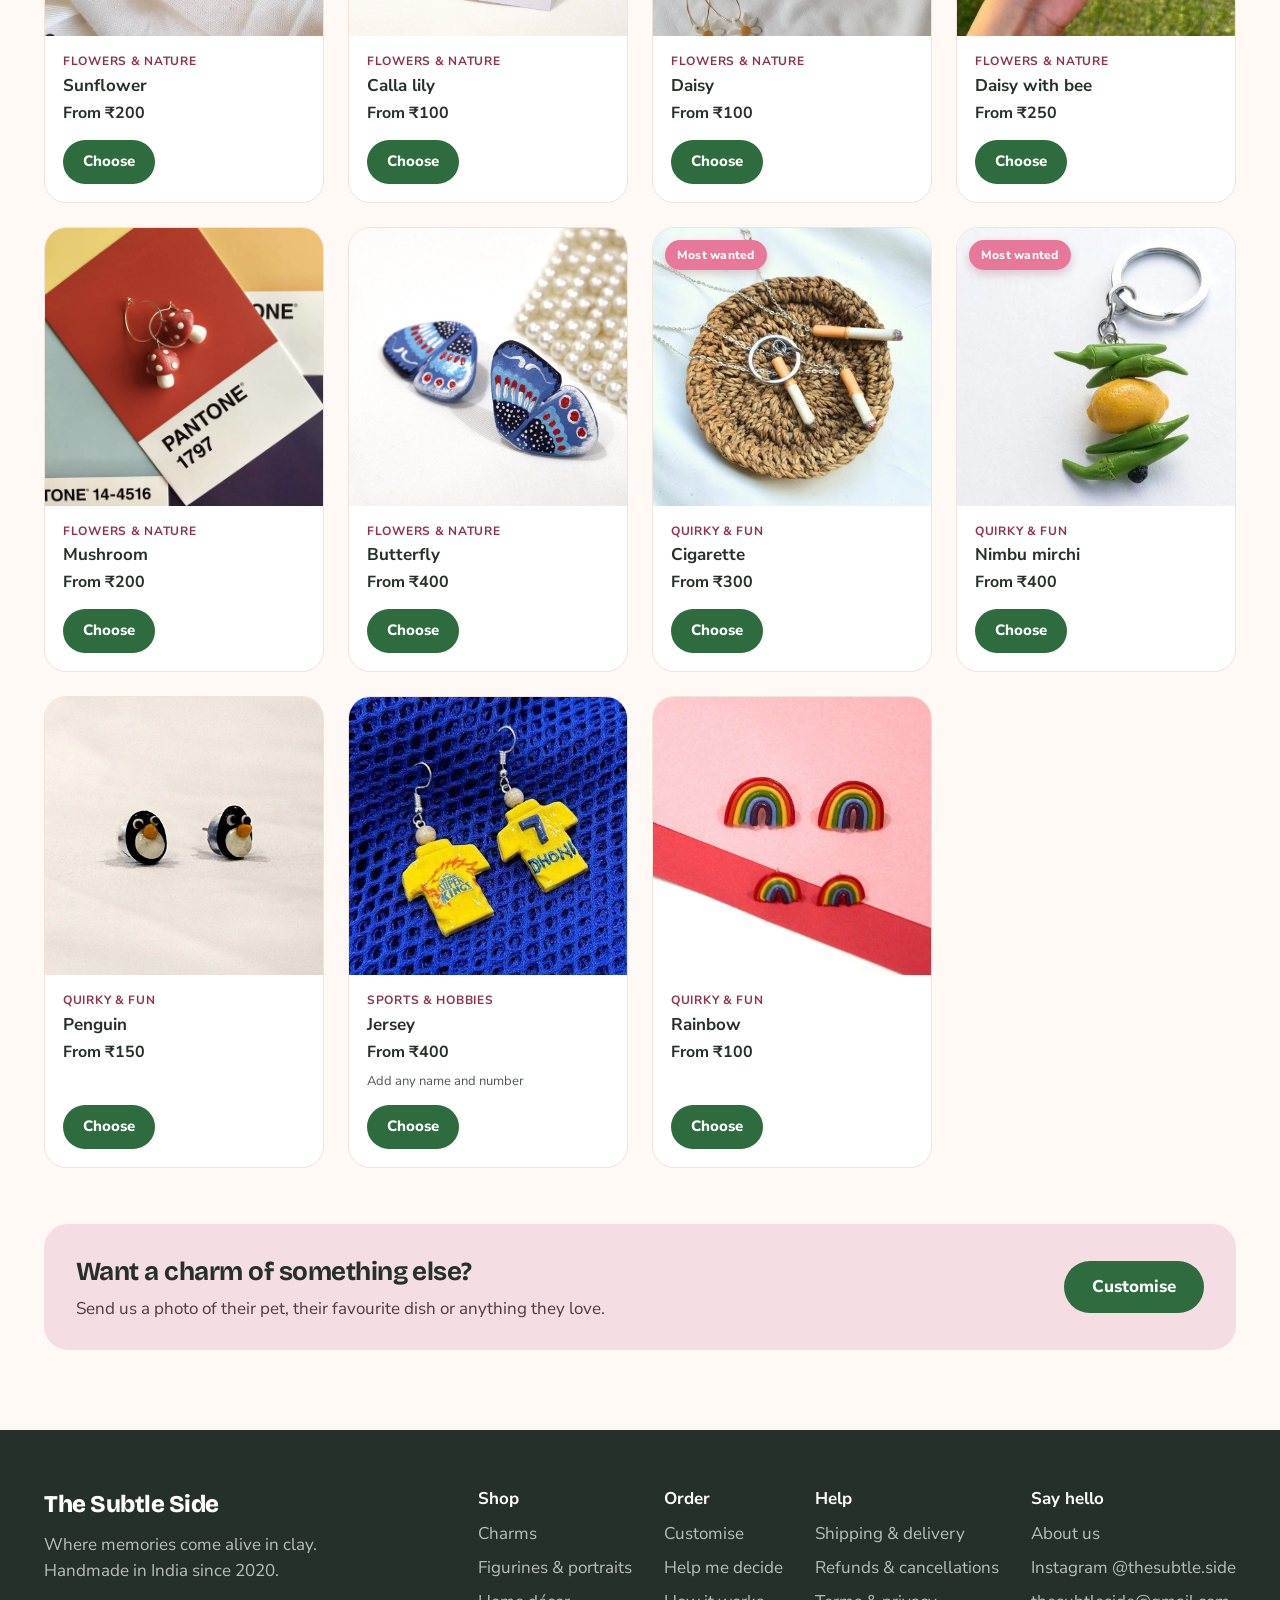
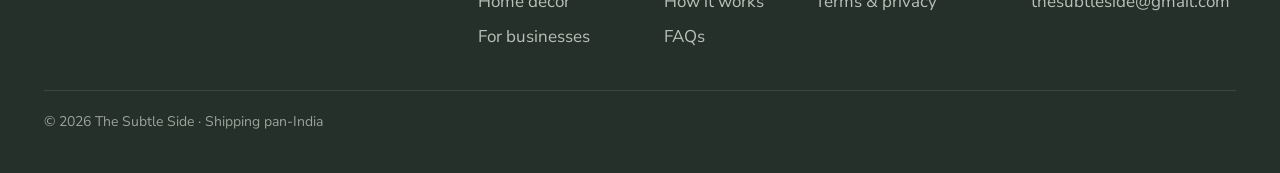
<file: shop.html>
<!doctype html>
<html lang="en">
<head>
<meta charset="utf-8">
<meta name="viewport" content="width=device-width, initial-scale=1">
<title>Charms – The Subtle Side</title>
<meta name="description" content="Handmade clay charms: pick a design, then have it made as earrings, a necklace, keychain, phone charm, shoe charm, fridge magnet, bookmark or lapel pin.">
<link rel="icon" href="images/logo/tss-logo.png">
<link rel="preconnect" href="https://fonts.googleapis.com">
<link href="https://fonts.googleapis.com/css2?family=Bricolage+Grotesque:opsz,wght@12..96,500;12..96,700;12..96,800&family=Nunito+Sans:wght@400;600;700;800&display=swap" rel="stylesheet">
<link rel="stylesheet" href="style.css">
<script src="products.js" defer></script>
<script src="site.js" defer></script>
</head>
<body>
<div class="bar">Pick a charm · Choose what it becomes · We confirm the details with you</div>

<header class="site">
  <a class="brand" href="index.html"><img class="logo-img" src="images/logo/tss-logo.png" alt=""><b>The Subtle Side</b></a>
  <button type="button" class="menu-toggle" aria-expanded="false" aria-controls="site-menu"><svg width="22" height="22" viewBox="0 0 24 24" fill="none" stroke="currentColor" stroke-width="2.4" stroke-linecap="round" aria-hidden="true"><path d="M4 7h16M4 12h16M4 17h16"/></svg><span class="menu-label">Menu</span></button>
  <nav class="main" aria-label="Main">
    <ul id="site-menu" class="menu">
      <li><a href="index.html">Home</a></li>
      <li><a href="about.html">About us</a></li>
      <li><a href="shop.html" aria-current="page">Shop</a></li>
      <li><a href="custom.html">Customise</a></li>
      <li><a href="help.html">Still deciding</a></li>
    </ul>
  </nav>
</header>

<main class="wrap" style="padding-bottom:80px">
  <section class="page-hero" style="padding-left:0;padding-right:0">
    <h1>Charms</h1>
    <p class="sub">Pick a charm, then pick what you'd like it as.</p>
    <p class="types-line"><span class="types-lbl">Every charm can be made as</span> earrings, a necklace, keychain or bag tag, phone charm, shoe charm, fridge magnet, bookmark or lapel pin.</p>
  </section>

  <section class="most" aria-labelledby="most-h">
    <h2 id="most-h" class="sec">Most wanted</h2>
    <p>The charms everyone keeps asking for.</p>
    <div id="most-row" class="most-row"></div>
  </section>

  <h2 class="theme-head">All charms</h2>
  <div id="chips" class="chips" role="group" aria-label="Filter by theme"></div>
  <div id="shop-grid" class="pgrid"></div>

  <div class="nudge-card">
    <div>
      <h2>Want a charm of something else?</h2>
      <p>Send us a photo of their pet, their favourite dish or anything they love.</p>
    </div>
    <a class="btn" href="custom.html">Customise</a>
  </div>
</main>

<dialog id="order-dialog" class="order" aria-labelledby="od-name">
  <div class="od-head">
    <img id="od-img" src="images/logo/tss-logo.png" alt="">
    <div><h2 id="od-name">Charm</h2><p id="od-cat"></p></div>
    <button type="button" class="od-close" data-close aria-label="Close">×</button>
  </div>
  <form class="wiz in-dialog" method="POST" enctype="multipart/form-data" data-intro="Hi The Subtle Side! I'd like to order a charm:">
  <input type="hidden" name="_subject" value="New charm order – The Subtle Side website">
  <input type="hidden" name="_template" value="table">
  <input type="hidden" name="_captcha" value="false">
  <input type="hidden" name="_next" value="">
  <input type="text" name="_honey" style="display:none" tabindex="-1" autocomplete="off">
  <input type="hidden" name="Charm">
  <ol class="wprog" aria-label="Steps"><li>Product type</li><li>Personalise</li><li>Contact</li></ol>
  <div class="wstep">
    <h2 class="wtitle">What should we make it as?</h2>
    <div id="type-list" class="opts" role="radiogroup" aria-label="Product type"></div>
    <input type="hidden" name="Price">
    <div class="wnav"><button type="button" class="btn small" data-go="next">Next</button></div>
  </div>
  <div class="wstep" hidden>
    <h2 class="wtitle">Personalise it (optional)</h2>
    <label class="f full">Name / colour / size etc.<textarea name="Personalisation" rows="3" placeholder="e.g. Pink frosting, the name 'Riya' on the back"></textarea></label>
    <label class="f">Quantity<input name="Quantity" type="number" min="1" value="1"></label>
    <label class="f">Needed by (optional)<input name="Needed by" type="date"></label>
    <div class="wnav"><button type="button" class="btn ghost small" data-go="back">Back</button><button type="button" class="btn small" data-go="next">Next</button></div>
  </div>
  <div class="wstep" data-contact hidden></div>
  </form>
</dialog>

<footer class="site">
  <div class="wrap">
    <div class="cols">
      <div style="flex:1 1 260px"><div class="display" style="font-weight:800;font-size:24px;color:#fff">The Subtle Side</div><span style="max-width:340px">Where memories come alive in clay. Handmade in India since 2020.</span></div>
      <div><span class="t">Shop</span><a href="shop.html">Charms</a><a href="figurines.html">Figurines &amp; portraits</a><a href="decor.html">Home décor</a><a href="business.html">For businesses</a></div>
      <div><span class="t">Order</span><a href="custom.html">Customise</a><a href="help.html">Help me decide</a><a href="how.html">How it works</a><a href="faq.html">FAQs</a></div>
      <div><span class="t">Help</span><a href="policies.html#shipping">Shipping &amp; delivery</a><a href="policies.html#refunds">Refunds &amp; cancellations</a><a href="policies.html#terms">Terms &amp; privacy</a></div>
      <div><span class="t">Say hello</span><a href="about.html">About us</a><a href="https://www.instagram.com/thesubtle.side/">Instagram @thesubtle.side</a><a href="mailto:thesubtleside@gmail.com">thesubtleside@gmail.com</a></div>
    </div>
    <div class="copy">© 2026 The Subtle Side · Shipping pan-India</div>
  </div>
</footer>

<a href="#" class="to-top" aria-label="Back to top"><svg width="22" height="22" viewBox="0 0 24 24" fill="none" stroke="currentColor" stroke-width="2.6" stroke-linecap="round" stroke-linejoin="round" aria-hidden="true"><path d="M12 19V5"/><path d="M5 12l7-7 7 7"/></svg></a>

</body>
</html>
</file>
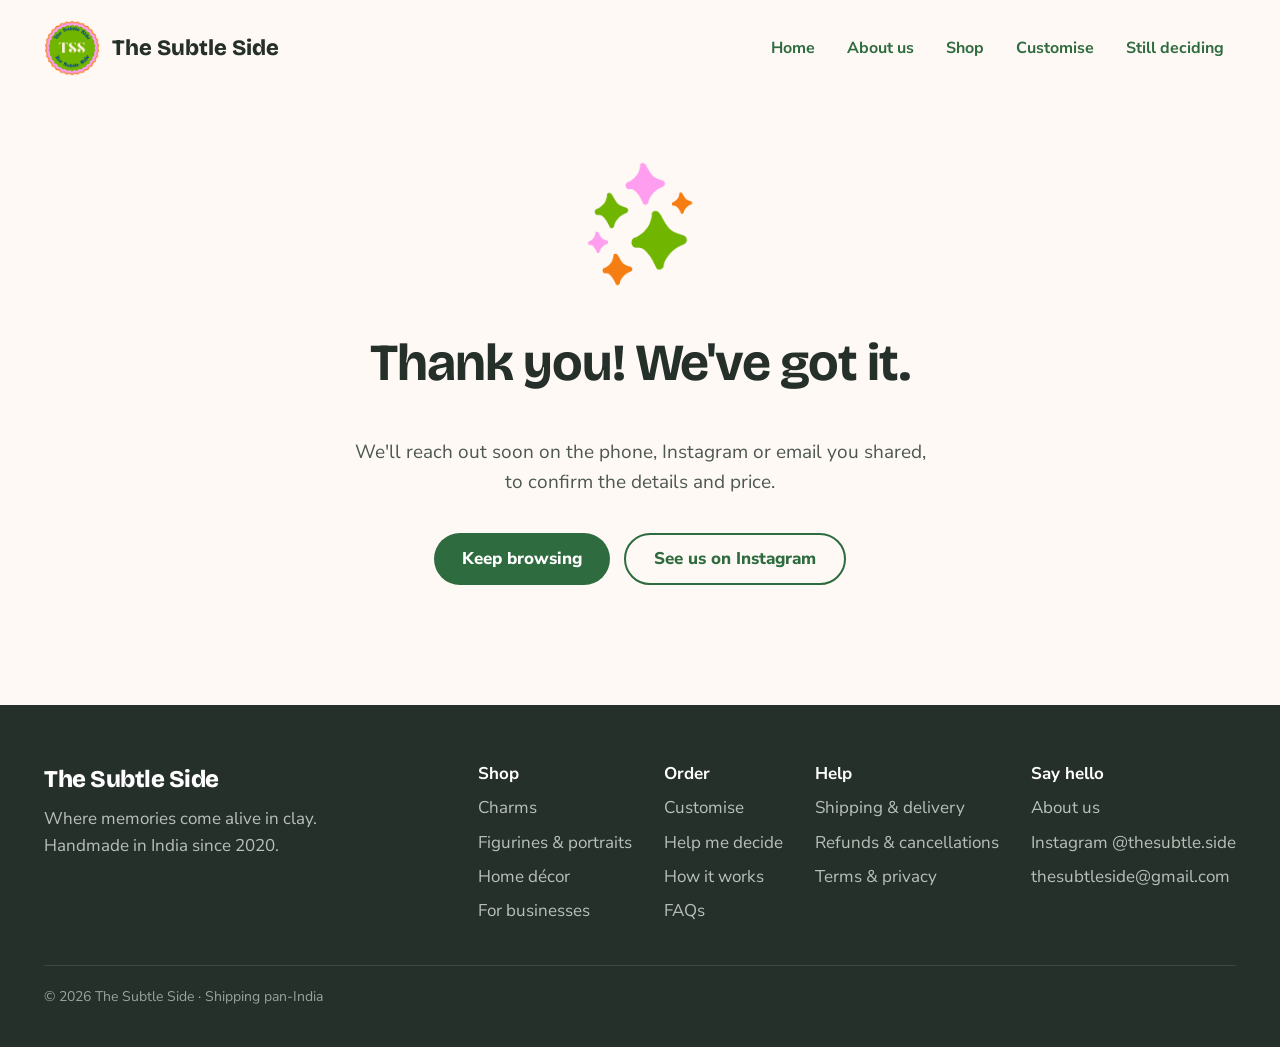
<file: thanks.html>
<!doctype html>
<html lang="en">
<head>
<meta charset="utf-8">
<meta name="viewport" content="width=device-width, initial-scale=1">
<title>Thank you – The Subtle Side</title>
<meta name="description" content="Thank you">
<link rel="icon" href="images/logo/tss-logo.png">
<link rel="preconnect" href="https://fonts.googleapis.com">
<link href="https://fonts.googleapis.com/css2?family=Bricolage+Grotesque:opsz,wght@12..96,500;12..96,700;12..96,800&family=Nunito+Sans:wght@400;600;700;800&display=swap" rel="stylesheet">
<link rel="stylesheet" href="style.css">

<script src="site.js" defer></script>
<meta name="robots" content="noindex">
</head>
<body>
<header class="site">
  <a class="brand" href="index.html"><img class="logo-img" src="images/logo/tss-logo.png" alt=""><b>The Subtle Side</b></a>
  <button type="button" class="menu-toggle" aria-expanded="false" aria-controls="site-menu"><svg width="22" height="22" viewBox="0 0 24 24" fill="none" stroke="currentColor" stroke-width="2.4" stroke-linecap="round" aria-hidden="true"><path d="M4 7h16M4 12h16M4 17h16"/></svg><span class="menu-label">Menu</span></button>
  <nav class="main" aria-label="Main">
    <ul id="site-menu" class="menu">
      <li><a href="index.html">Home</a></li>
      <li><a href="about.html">About us</a></li>
      <li><a href="shop.html">Shop</a></li>
      <li><a href="custom.html">Customise</a></li>
      <li><a href="help.html">Still deciding</a></li>
    </ul>
  </nav>
</header>

<main class="wrap" style="max-width:640px;text-align:center;padding:64px 24px 120px">
  <img src="images/logo/sparkle-accent.png" alt="" style="width:110px;margin:0 auto 24px">
  <h1 class="sec" style="font-size:clamp(36px,6vw,52px)">Thank you! We've got it.</h1>
  <p class="sub" style="font-size:19px">We'll reach out soon on the phone, Instagram or email you shared, to confirm the details and price.</p>
  <div class="row" style="justify-content:center">
    <a class="btn" href="shop.html">Keep browsing</a>
    <a class="btn ghost" href="https://www.instagram.com/thesubtle.side/">See us on Instagram</a>
  </div>
</main>

<footer class="site">
  <div class="wrap">
    <div class="cols">
      <div style="flex:1 1 260px"><div class="display" style="font-weight:800;font-size:24px;color:#fff">The Subtle Side</div><span style="max-width:340px">Where memories come alive in clay. Handmade in India since 2020.</span></div>
      <div><span class="t">Shop</span><a href="shop.html">Charms</a><a href="figurines.html">Figurines &amp; portraits</a><a href="decor.html">Home décor</a><a href="business.html">For businesses</a></div>
      <div><span class="t">Order</span><a href="custom.html">Customise</a><a href="help.html">Help me decide</a><a href="how.html">How it works</a><a href="faq.html">FAQs</a></div>
      <div><span class="t">Help</span><a href="policies.html#shipping">Shipping &amp; delivery</a><a href="policies.html#refunds">Refunds &amp; cancellations</a><a href="policies.html#terms">Terms &amp; privacy</a></div>
      <div><span class="t">Say hello</span><a href="about.html">About us</a><a href="https://www.instagram.com/thesubtle.side/">Instagram @thesubtle.side</a><a href="mailto:thesubtleside@gmail.com">thesubtleside@gmail.com</a></div>
    </div>
    <div class="copy">© 2026 The Subtle Side · Shipping pan-India</div>
  </div>
</footer>

<a href="#" class="to-top" aria-label="Back to top"><svg width="22" height="22" viewBox="0 0 24 24" fill="none" stroke="currentColor" stroke-width="2.6" stroke-linecap="round" stroke-linejoin="round" aria-hidden="true"><path d="M12 19V5"/><path d="M5 12l7-7 7 7"/></svg></a>

</body>
</html>
</file>
<file: style.css>
:root{
  --ground:#FFF9F5; --ink:#26302A; --muted:#4E5852; --green:#2E6B3F; --green-dark:#1F4D2C;
  --leaf:#7DB352; --pink:#E8789A; --pink-soft:#F4DDE3; --pink-ink:#8E2F51; --line:#EFE3DC; --field:#D9CFC9;
}
*{box-sizing:border-box}
body{margin:0;background:var(--ground);color:var(--ink);font-family:'Nunito Sans',system-ui,sans-serif;font-size:17px;line-height:1.55}
a{color:var(--green)}a:hover{color:var(--green-dark)}
img{max-width:100%;display:block}
input,select,textarea,button{font:inherit}
h1,h2,h3,.display{font-family:'Bricolage Grotesque',sans-serif;letter-spacing:-0.02em}
.wrap{max-width:1240px;margin:0 auto;padding:0 24px}
.bar{background:var(--green-dark);color:var(--ground);text-align:center;padding:10px 16px;font-size:14px;font-weight:600}
header.site{display:flex;flex-wrap:wrap;align-items:center;justify-content:space-between;gap:16px;padding:20px 24px;max-width:1240px;margin:0 auto}
.brand{display:flex;align-items:center;gap:12px;text-decoration:none;color:var(--ink)}
.logo{width:52px;height:52px;border-radius:50%;background:var(--leaf);border:4px dotted var(--pink);display:flex;align-items:center;justify-content:center;font-family:'Bricolage Grotesque',sans-serif;font-weight:800;color:#fff;font-size:17px}
.brand b{font-family:'Bricolage Grotesque',sans-serif;font-weight:800;font-size:22px}
nav.main{display:flex;flex-wrap:wrap;gap:8px 28px;font-weight:700;font-size:16px}
nav.main a{text-decoration:none}
.btn{display:inline-flex;align-items:center;justify-content:center;min-height:52px;padding:0 28px;border-radius:999px;background:var(--green);color:#fff;font-weight:800;text-decoration:none;border:0;cursor:pointer}
.btn:hover{background:var(--green-dark);color:#fff}
.btn.ghost{background:transparent;border:2px solid var(--green);color:var(--green)}
.btn.block{width:100%}
.chip{display:inline-block;background:var(--pink-soft);color:var(--pink-ink);font-weight:700;font-size:14px;padding:6px 14px;border-radius:999px}
.hero{display:flex;flex-wrap:wrap;gap:48px;align-items:center;padding:48px 24px 72px;max-width:1240px;margin:0 auto}
.hero>div{flex:1 1 440px;min-width:0}
.hero h1{font-weight:800;font-size:clamp(42px,6vw,76px);line-height:1.02;letter-spacing:-0.03em;margin:20px 0}
.hero p{font-size:19px;color:var(--muted);margin:0 0 32px;max-width:520px}
.row{display:flex;flex-wrap:wrap;gap:14px}
.ph{border-radius:24px;display:flex;align-items:flex-end;padding:18px;font-weight:700;font-size:14px;overflow:hidden;background-size:cover;background-position:center}
.ph.pink{background-color:var(--pink-soft);color:var(--pink-ink)}
.ph.green{background-color:#DCEBCF;color:#2E5A22}
.ph.sand{background-color:#FBE7C8;color:#7A4E12}
.ph.blue{background-color:#E2E4F6;color:#3A3F80}
.ph.teal{background-color:#D6ECEA;color:#1F5E58}
.ph.neutral{background-color:#F6EEE9;color:#6B5C55}
.mosaic{display:grid;grid-template-columns:1fr 1fr;gap:16px}
.mosaic .tall{grid-row:span 2;min-height:440px}
.mosaic .ph:not(.tall){min-height:212px}
section.white{background:#fff}
section.pad{padding:80px 0}
h2.sec{font-weight:800;font-size:clamp(32px,4vw,44px);margin:0 0 8px}
.sub{color:var(--muted);margin:0 0 36px}
.grid{display:grid;gap:20px}
.cats{grid-template-columns:repeat(auto-fit,minmax(170px,1fr))}
.card-link{text-decoration:none;color:var(--ink);display:flex;flex-direction:column;gap:10px}
.card-link .ph{aspect-ratio:4/5}
.card-link h3{font-size:21px;margin:4px 0 0}
.card-link span{color:var(--muted);font-size:15px}
.steps{grid-template-columns:repeat(auto-fit,minmax(230px,1fr))}
.step{background:#fff;border:1px solid var(--line);border-radius:22px;padding:28px}
.num{width:44px;height:44px;border-radius:50%;background:var(--green);color:#fff;display:flex;align-items:center;justify-content:center;font-weight:800;font-family:'Bricolage Grotesque',sans-serif;font-size:20px}
.step h3{font-size:22px;margin:18px 0 8px}
.step p{margin:0;color:var(--muted);font-size:16px}
.products{grid-template-columns:repeat(auto-fit,minmax(240px,1fr));gap:24px}
.products .ph{aspect-ratio:1/1}
.split{display:flex;flex-wrap:wrap;gap:48px}
.split>.l{flex:1 1 360px;min-width:0}
.split>.r{flex:1 1 520px;min-width:0}
.ticks{display:flex;flex-direction:column;gap:12px;font-weight:600}
.ticks div{display:flex;gap:10px;align-items:center}
form.panel{background:#fff;border:1px solid var(--line);border-radius:28px;padding:32px;display:grid;grid-template-columns:repeat(auto-fit,minmax(220px,1fr));gap:18px}
label.f{display:flex;flex-direction:column;gap:6px;font-weight:700;font-size:15px}
label.f.full,.full{grid-column:1/-1}
.f input,.f select,.f textarea{min-height:48px;border:1.5px solid var(--field);border-radius:12px;padding:10px 14px;background:#FFFCFA;font-weight:400}
.f textarea{resize:vertical}
.note{font-size:14px;color:var(--muted)}
section.dark{background:var(--green-dark);color:var(--ground)}
.reviews{grid-template-columns:repeat(auto-fit,minmax(280px,1fr))}
.reviews figure{margin:0;background:#2A5F38;border-radius:22px;padding:28px;display:flex;flex-direction:column;gap:16px}
.reviews blockquote{margin:0;font-size:18px}
.reviews figcaption{font-weight:700;color:#CFE0D2}
.tiles{grid-template-columns:repeat(auto-fit,minmax(280px,1fr))}
.tile{border-radius:22px;padding:32px}
.tile h3{font-size:26px;margin:0 0 8px}
.tile p{margin:0 0 18px}
footer.site{background:var(--ink);color:#E6E8E4;padding:56px 0 40px}
footer .cols{display:flex;flex-wrap:wrap;justify-content:space-between;gap:32px}
footer .cols>div{display:flex;flex-direction:column;gap:8px}
footer a,footer span{color:#B9C0BA;text-decoration:none}
footer a:hover{color:#fff}
footer .t{font-weight:700;color:#fff}
footer .copy{margin-top:40px;padding-top:20px;border-top:1px solid #3C4740;font-size:14px;color:#9AA39C}
/* product page */
.crumb{font-size:14px;color:#5B645E}
.pdp{display:flex;flex-wrap:wrap;gap:48px;padding:28px 24px 80px;max-width:1240px;margin:0 auto}
.pdp .gallery{flex:1 1 520px;min-width:0;display:flex;flex-direction:column;gap:14px}
.pdp .gallery .main{aspect-ratio:1/1}
.thumbs{display:grid;grid-template-columns:repeat(4,1fr);gap:12px}
.thumbs .ph{aspect-ratio:1/1;border-radius:16px;padding:0}
.pdp .info{flex:1 1 440px;min-width:0;display:flex;flex-direction:column;gap:26px}
.pdp h1{font-weight:800;font-size:46px;line-height:1.05;margin:0 0 10px}
.price{font-size:24px;font-weight:700}
fieldset{border:0;padding:0;margin:0}
legend,.lbl{font-weight:800;margin-bottom:10px;padding:0}
.pills{display:flex;flex-wrap:wrap;gap:10px}
.pill{min-height:48px;padding:0 20px;border-radius:999px;font-weight:700;cursor:pointer;border:2px solid var(--field);background:#fff;color:var(--ink)}
.pill[aria-pressed="true"]{border-color:var(--green);background:var(--green);color:#fff}
.stepper{display:inline-flex;align-items:center;gap:4px;border:1.5px solid var(--field);border-radius:999px;padding:4px;background:#fff}
.stepper button{width:44px;height:44px;border-radius:50%;border:0;background:#F6EEE9;font-size:22px;font-weight:700;cursor:pointer;color:var(--ink)}
.stepper output{min-width:44px;text-align:center;font-weight:800;font-size:18px}
.addon{display:flex;align-items:center;gap:12px;min-height:52px;padding:0 16px;border-radius:14px;border:2px solid #E7DDD7;background:#fff;font-weight:600;cursor:pointer}
.addon:has(input:checked){border-color:var(--green);background:#F1F7EE}
.addon input{width:20px;height:20px;accent-color:var(--green)}
.addon span:first-of-type{flex:1}
.addon .p{color:#5B645E}
.perks{display:flex;flex-wrap:wrap;gap:8px 24px;font-size:14px;color:#5B645E;font-weight:600}
.summary{background:#fff;border:1px solid var(--line);border-radius:18px;padding:18px;font-size:15px}
@media (max-width:600px){.mosaic .tall{min-height:300px}.pdp h1{font-size:36px}form.panel{padding:22px}}

/* ---------- v2: real photos, catalogue, about ---------- */
:root{--orange:#E8661C;--navy:#1F3A8A}
.logo-img{width:56px;height:56px;display:block}
.ph img,.tile-img img{width:100%;height:100%;object-fit:cover;display:block}
.ph.photo{padding:0;position:relative}
.ph.photo img{position:absolute;inset:0}
.ph.photo .tag{position:absolute;left:14px;bottom:14px;background:rgba(255,255,255,.92);color:var(--ink);font-size:13px;font-weight:700;padding:6px 12px;border-radius:999px}
.mosaic .tall{min-height:480px}
.mosaic .ph.photo:not(.tall){min-height:232px}
.sparkle{position:absolute;width:90px;opacity:.9;pointer-events:none}
.hero{position:relative}
.stats{display:flex;flex-wrap:wrap;gap:12px 32px;margin-top:32px}
.stats div{display:flex;flex-direction:column}
.stats b{font-family:'Bricolage Grotesque',sans-serif;font-size:30px;line-height:1.1;color:var(--green-dark)}
.stats span{font-size:14px;color:var(--muted);font-weight:600}
.cat-tile{text-decoration:none;color:var(--ink);display:flex;flex-direction:column;gap:10px}
.cat-tile .tile-img{aspect-ratio:4/5;border-radius:22px;overflow:hidden;background:#F6EEE9}
.cat-tile .tile-img img{transition:transform .4s ease}
.cat-tile:hover .tile-img img{transform:scale(1.04)}
.cat-tile h3{font-size:21px;margin:4px 0 0}
.cat-tile span{color:var(--muted);font-size:15px;margin-top:-6px}
/* product cards */
.pgrid{display:grid;grid-template-columns:repeat(auto-fill,minmax(230px,1fr));gap:24px}
.pcard{display:flex;flex-direction:column;background:#fff;border:1px solid var(--line);border-radius:22px;overflow:hidden}
.pimg{aspect-ratio:1/1;background:#F6EEE9;overflow:hidden}
.pimg img{width:100%;height:100%;object-fit:cover;display:block}
.pimg.contain{background:#fff}.pimg.contain img{object-fit:contain;padding:12px;box-sizing:border-box}
.pbody{display:flex;flex-direction:column;gap:4px;padding:16px 18px 18px;flex:1}
.pcat{font-size:12px;font-weight:700;text-transform:uppercase;letter-spacing:.06em;color:var(--pink-ink)}
.pbody h3{font-family:'Nunito Sans',sans-serif;font-size:17px;letter-spacing:0;margin:0;line-height:1.3}
.pprice{color:var(--ink);font-size:16px;font-weight:700;margin-bottom:10px}
.pnote{color:var(--muted);font-size:13px;margin:-8px 0 10px}
.btn.small{min-height:44px;padding:0 20px;font-size:15px;margin-top:auto;align-self:flex-start}
/* shop chips */
.chips{display:flex;flex-wrap:wrap;gap:10px;margin:0 0 32px}
.chipbtn{min-height:44px;padding:0 18px;border-radius:999px;border:2px solid var(--field);background:#fff;color:var(--ink);font-weight:700;cursor:pointer}
.chipbtn[aria-pressed="true"]{background:var(--green);border-color:var(--green);color:#fff}
/* order dialog */
dialog.order{border:0;border-radius:24px;padding:0;width:min(560px,calc(100% - 32px));max-height:calc(100% - 32px);overflow:auto;box-shadow:0 24px 60px rgba(0,0,0,.25)}
dialog.order::backdrop{background:rgba(38,48,42,.5)}
.od-head{display:flex;gap:16px;align-items:center;padding:20px 20px 0}
.od-head img{width:84px;height:84px;border-radius:14px;object-fit:cover;flex:none}
.od-head h2{font-size:22px;margin:0}
.od-head p{margin:2px 0 0;color:var(--muted);font-size:14px}
.od-close{margin-left:auto;align-self:flex-start;width:44px;height:44px;border-radius:50%;border:0;background:#F6EEE9;cursor:pointer;font-size:20px;color:var(--ink);flex:none}
dialog.order form{display:grid;grid-template-columns:repeat(2,minmax(0,1fr));gap:14px;padding:20px}
.od-info{grid-column:1/-1;background:#F1F7EE;border-radius:14px;padding:12px 14px;font-size:14px;color:#2E4A33}
@media (max-width:520px){dialog.order form{grid-template-columns:1fr}}
/* about */
.about-intro{display:flex;flex-wrap:wrap;gap:48px;align-items:center}
.about-intro>div{flex:1 1 420px;min-width:0}
.about-intro .quote{font-family:'Bricolage Grotesque',sans-serif;font-size:clamp(26px,3vw,34px);line-height:1.2;font-weight:700;color:var(--green-dark);margin:0 0 20px}
.team{grid-template-columns:repeat(auto-fit,minmax(220px,1fr));gap:24px;margin-top:56px}
.member{text-align:center}
.member img{width:180px;height:180px;border-radius:50%;object-fit:cover;margin:0 auto 14px;border:5px solid #fff;outline:3px dotted var(--pink)}
.member h3{font-size:22px;margin:0}
.member span{color:var(--pink-ink);font-weight:700;font-size:15px}
.values{grid-template-columns:repeat(auto-fit,minmax(260px,1fr));margin-top:56px}
.value{background:#fff;border:1px solid var(--line);border-radius:22px;padding:28px}
.value h3{font-size:22px;margin:0 0 8px}
.value p{margin:0;color:var(--muted)}
.corp{display:flex;flex-wrap:wrap;gap:40px;align-items:center}
.corp>div{flex:1 1 420px;min-width:0}
.corp .strip{border-radius:22px;background:#fff;padding:16px;border:1px solid var(--line)}
.corp .pins{display:grid;grid-template-columns:repeat(3,1fr);gap:12px;margin-top:12px}
.corp .pins div{aspect-ratio:1/1;border-radius:16px;background:#fff;border:1px solid var(--line);overflow:hidden;display:flex;align-items:center;justify-content:center}
.corp .pins img{max-width:85%;max-height:85%;object-fit:contain}

label.f{min-width:0}
.f input,.f select,.f textarea{width:100%;box-sizing:border-box}
@media (max-width:900px){.cats{grid-template-columns:repeat(2,minmax(0,1fr))}}
@media (min-width:901px) and (max-width:1180px){.cats{grid-template-columns:repeat(3,minmax(0,1fr))}}

/* ---------- v3: three paths ---------- */
nav.main a[aria-current="page"]{text-decoration:underline;text-decoration-thickness:3px;text-underline-offset:8px;text-decoration-color:var(--pink)}
.page-hero{padding:24px 24px 40px}
.page-hero h1{font-family:'Bricolage Grotesque',sans-serif;font-weight:800;font-size:clamp(40px,6vw,64px);letter-spacing:-0.03em;line-height:1.02;margin:16px 0 12px}
.page-hero .sub{max-width:680px;margin:0;font-size:18px}
.paths{display:grid;grid-template-columns:repeat(auto-fit,minmax(280px,1fr));gap:24px}
.path{display:flex;flex-direction:column;text-decoration:none;color:var(--ink);background:var(--ground);border:1px solid var(--line);border-radius:26px;overflow:hidden;transition:transform .2s ease,box-shadow .2s ease}
.path:hover{transform:translateY(-4px);box-shadow:0 14px 30px rgba(38,48,42,.10);color:var(--ink)}
.path-img{aspect-ratio:16/11;overflow:hidden;background:#F6EEE9}
.path-img img{width:100%;height:100%;object-fit:cover;display:block}
.path-body{padding:22px 24px 26px;display:flex;flex-direction:column;gap:8px;flex:1}
.path-num{font-size:13px;font-weight:800;letter-spacing:.06em;text-transform:uppercase;color:var(--pink-ink)}
.path h3{font-size:30px;margin:0}
.path p{margin:0;color:var(--muted);font-size:16px}
.path-cta{margin-top:auto;padding-top:10px;font-weight:800;color:var(--green)}
.ideas{display:grid;grid-template-columns:repeat(auto-fill,minmax(260px,1fr));gap:24px}
.idea{display:flex;flex-direction:column;background:#fff;border:1px solid var(--line);border-radius:22px;overflow:hidden}
.idea-img{aspect-ratio:1/1;overflow:hidden;background:#F6EEE9}
.idea-img img{width:100%;height:100%;object-fit:cover;display:block}
.idea-thumbs{display:grid;grid-template-columns:repeat(3,1fr);gap:6px;padding:6px 6px 0}
.idea-thumbs img{width:100%;aspect-ratio:1/1;object-fit:cover;border-radius:10px;display:block}
.idea h3{font-family:'Bricolage Grotesque',sans-serif;font-size:22px;margin:0 0 4px}
.idea-text{margin:0 0 12px;color:var(--muted);font-size:15px}
.nudge{text-align:center}
.nudge p{margin:0;font-size:18px;color:var(--muted)}
.nudge a{font-weight:800}
.nudge-card{margin-top:56px;display:flex;flex-wrap:wrap;align-items:center;justify-content:space-between;gap:20px;background:var(--pink-soft);border-radius:24px;padding:28px 32px}
.nudge-card h2{font-family:'Bricolage Grotesque',sans-serif;font-size:26px;margin:0 0 4px}
.nudge-card p{margin:0;color:#4E3A41}
.prompts{background:#fff;border:1px solid var(--line);border-radius:20px;padding:20px 24px}
.prompts .lbl{margin-bottom:6px}
.prompts ul{margin:0;padding-left:20px;color:var(--muted);display:flex;flex-direction:column;gap:4px}
.help-photos{display:grid;grid-template-columns:repeat(3,1fr);gap:12px;margin-top:24px}
.help-photos img{width:100%;aspect-ratio:1/1;object-fit:cover;border-radius:18px;display:block}

/* ---------- v4: how it works + back to top ---------- */
.howlink{display:inline-block;margin-top:18px;font-weight:800;font-size:16px}
.how-tabs{display:grid;grid-template-columns:repeat(3,minmax(0,1fr));gap:12px;margin-bottom:28px}
.how-tab{display:flex;flex-direction:column;align-items:flex-start;gap:2px;text-align:left;min-height:76px;padding:14px 20px;border-radius:18px;border:2px solid var(--field);background:#fff;color:var(--ink);cursor:pointer}
.how-tab b{font-size:17px}
.how-tab span{font-size:14px;color:var(--muted);font-weight:700}
.how-tab[aria-selected="true"]{border-color:var(--green);background:var(--green);color:#fff}
.how-tab[aria-selected="true"] span{color:#CFE0D2}
.how-tab:focus-visible{outline:3px solid var(--pink);outline-offset:3px}
.how-steps{list-style:none;margin:0 0 28px;padding:0;display:grid;grid-template-columns:repeat(3,minmax(0,1fr));gap:20px;counter-reset:none}
.how-step{position:relative;background:var(--ground);border:1px solid var(--line);border-radius:22px;padding:18px 22px 24px}
.how-step h3{font-family:'Nunito Sans',sans-serif;letter-spacing:0;font-size:19px;line-height:1.3;margin:8px 0 6px}
.how-step p{margin:0;color:var(--muted);font-size:15px}
.how-step q{quotes:"\201C" "\201D";font-weight:800;color:var(--green)}
.how-step:not(:last-child)::after{content:"";position:absolute;right:-17px;top:92px;width:14px;height:14px;border-top:3px solid var(--pink);border-right:3px solid var(--pink);transform:rotate(45deg);z-index:1}
.how-num{display:inline-flex;align-items:center;justify-content:center;width:36px;height:36px;border-radius:50%;background:var(--green);color:#fff;font-weight:800;font-family:'Bricolage Grotesque',sans-serif;font-size:18px}
.mock{height:150px;border-radius:16px;background:#fff;border:1px solid var(--line);display:flex;align-items:center;justify-content:center;padding:14px;margin-bottom:14px;overflow:hidden}
.hl{box-shadow:0 0 0 3px #fff,0 0 0 6px var(--pink);animation:tap 1.8s ease-in-out infinite}
@keyframes tap{0%,100%{box-shadow:0 0 0 3px #fff,0 0 0 6px var(--pink)}50%{box-shadow:0 0 0 3px #fff,0 0 0 11px rgba(232,120,154,.35)}}
@media (prefers-reduced-motion:reduce){.hl{animation:none}}
.mock-nav{display:flex;gap:8px;flex-wrap:wrap;justify-content:center}
.mock-nav span{font-size:13px;font-weight:800;padding:8px 12px;border-radius:999px;color:var(--green);background:#F1F7EE}
.mock-nav span.hl{background:var(--green);color:#fff}
.mock-card{display:flex;gap:12px;align-items:center;background:var(--ground);border-radius:14px;padding:10px;width:100%}
.mock-card img{width:84px;height:84px;object-fit:cover;border-radius:10px;flex:none}
.mock-card div{display:flex;flex-direction:column;gap:3px;align-items:flex-start;font-size:14px}
.mock-card i{font-style:normal;color:var(--muted);font-size:13px}
.mock-btn{display:inline-block;background:var(--green);color:#fff;font-size:12px;font-weight:800;padding:6px 14px;border-radius:999px;margin-top:4px}
.mock-btn.wide{display:block;text-align:center;margin-top:6px}
.mock-form{display:flex;flex-direction:column;gap:8px;width:100%}
.mock-line{display:block;font-size:12px;color:#8A8F8B;border:1.5px solid var(--field);border-radius:8px;padding:6px 10px}
.mock-line.short{width:65%}
.mock-select{display:flex;justify-content:space-between;align-items:center;font-size:14px;font-weight:700;border:1.5px solid var(--green);border-radius:8px;padding:8px 10px;background:#fff}
.mock-text{display:block;font-size:14px;border:1.5px solid var(--green);border-radius:8px;padding:10px;min-height:64px;background:#fff}
.mock-upload{display:flex;flex-direction:column;align-items:center;gap:6px;width:100%;padding:18px;border:2px dashed var(--pink);border-radius:12px;background:#FFF3F6;color:var(--pink-ink);font-weight:800;font-size:14px}
.mock-chat{width:100%;background:#E9F2E4;border-radius:12px;padding:14px;display:flex}
.bubble{background:#fff;border-radius:14px 14px 14px 4px;padding:10px 12px;font-size:13px;line-height:1.4;box-shadow:0 1px 2px rgba(0,0,0,.08)}
.then{margin-top:48px;background:var(--green-dark);color:var(--ground);border-radius:24px;padding:28px}
.then h3{font-size:22px;margin:0 0 18px;color:#fff}
.then-steps{list-style:none;margin:0;padding:0;display:grid;grid-template-columns:repeat(4,minmax(0,1fr));gap:18px}
.then-steps li{display:flex;flex-direction:column;gap:4px}
.then-steps svg{color:#F49AC2;margin-bottom:4px}
.then-steps b{font-size:17px;color:#fff}
.then-steps span{font-size:14px;color:#CFE0D2}
.faq{margin-top:28px;display:grid;grid-template-columns:repeat(2,minmax(0,1fr));gap:12px}
.faq details{background:var(--ground);border:1px solid var(--line);border-radius:16px;padding:0 18px}
.faq summary{cursor:pointer;font-weight:800;min-height:52px;display:flex;align-items:center;list-style:none}
.faq summary::-webkit-details-marker{display:none}
.faq summary::after{content:"+";margin-left:auto;font-size:22px;color:var(--green)}
.faq details[open] summary::after{content:"\2212"}
.faq details p{margin:0 0 16px;color:var(--muted)}
@media (max-width:860px){
  .how-tabs{grid-template-columns:1fr}
  .how-steps{grid-template-columns:1fr;gap:28px}
  .how-step:not(:last-child)::after{right:auto;left:50%;top:auto;bottom:-22px;transform:translateX(-50%) rotate(135deg)}
  .then-steps{grid-template-columns:repeat(2,minmax(0,1fr))}
  .faq{grid-template-columns:1fr}
}
.to-top{position:fixed;right:20px;bottom:20px;width:52px;height:52px;border-radius:50%;background:var(--green);color:#fff;display:flex;align-items:center;justify-content:center;box-shadow:0 8px 20px rgba(31,77,44,.3);opacity:0;transform:translateY(12px);pointer-events:none;transition:opacity .2s ease,transform .2s ease;z-index:50}
.to-top.show{opacity:1;transform:none;pointer-events:auto}
.to-top:hover{background:var(--green-dark);color:#fff}
.to-top:focus-visible{outline:3px solid var(--pink);outline-offset:3px}
html{scroll-behavior:smooth}
@media (prefers-reduced-motion:reduce){html{scroll-behavior:auto}}

/* ---------- v5: menu, about, faq ---------- */
header.site{position:relative}
nav.main .menu{list-style:none;margin:0;padding:0;display:flex;align-items:center;gap:4px 8px;flex-wrap:wrap}
nav.main .menu a,nav.main .sub-toggle{display:inline-flex;align-items:center;gap:6px;min-height:44px;padding:0 12px;border-radius:999px;font:inherit;font-weight:700;font-size:16px;color:var(--green);text-decoration:none;background:none;border:0;cursor:pointer}
nav.main .menu a:hover,nav.main .sub-toggle:hover{background:#F1F7EE;color:var(--green-dark)}
nav.main .menu a[aria-current="page"],nav.main .sub-toggle.is-current{text-decoration:underline;text-decoration-thickness:3px;text-underline-offset:8px;text-decoration-color:var(--pink)}
nav.main .sub-toggle svg{transition:transform .15s ease}
nav.main .sub-toggle[aria-expanded="true"] svg{transform:rotate(180deg)}
.has-sub{position:relative}
.submenu{list-style:none;margin:0;padding:8px;position:absolute;top:calc(100% + 6px);left:0;min-width:240px;background:#fff;border:1px solid var(--line);border-radius:18px;box-shadow:0 18px 40px rgba(38,48,42,.14);display:none;z-index:40}
.submenu.open{display:block}
.submenu a{width:100%;border-radius:12px !important;box-sizing:border-box}
.menu-toggle{display:none;align-items:center;gap:8px;min-height:44px;padding:0 16px;border-radius:999px;border:2px solid var(--green);background:#fff;color:var(--green);font:inherit;font-weight:800;cursor:pointer}
@media (max-width:980px){
  .menu-toggle{display:inline-flex}
  nav.main{flex-basis:100%}
  nav.main .menu{display:none;flex-direction:column;align-items:stretch;background:#fff;border:1px solid var(--line);border-radius:18px;padding:8px;margin-top:8px}
  nav.main .menu.open{display:flex}
  nav.main .menu a,nav.main .sub-toggle{width:100%;justify-content:space-between;border-radius:12px}
  .submenu{position:static;box-shadow:none;border:0;padding:0 0 0 14px;min-width:0}
}
.path p{min-height:calc(2 * 1.55em)}
.nudge-line{margin:8px 0 0;color:var(--muted);font-size:17px}
.nudge-line a{font-weight:800}
.faq-page{max-width:820px;padding-top:24px;padding-bottom:80px}
.faq-page h1{font-size:clamp(40px,6vw,64px);margin:0 0 28px}
.faq-page .faq{grid-template-columns:1fr;margin-top:0}
.faq-page .faq details{background:#fff}
.faq-page .nudge-line{margin-top:28px}
.about-page{display:grid;grid-template-columns:minmax(0,1.1fr) minmax(0,1fr);gap:48px;align-items:center;padding-top:8px;padding-bottom:48px;min-height:calc(100vh - 140px);box-sizing:border-box}
.about-text h1{font-size:clamp(34px,4vw,48px);line-height:1.05;margin:14px 0 16px}
.about-text p{margin:0 0 12px;color:var(--muted)}
.about-text .quote{font-size:22px;margin:16px 0 0;color:var(--green-dark)}
.about-team{display:grid;grid-template-columns:repeat(3,minmax(0,1fr));gap:16px}
.about-team .member img{width:100%;max-width:160px;height:auto;aspect-ratio:1/1}
.about-team .member h3{font-size:18px}
.about-team .member span{font-size:14px}
@media (max-width:860px){.about-page{grid-template-columns:1fr;min-height:0}}

@media (max-width:980px){
  header.site{justify-content:space-between;row-gap:0}
  nav.main{order:3;width:100%}
  nav.main .menu{width:100%;box-sizing:border-box}
}
@media (max-width:480px){
  header.site{padding:14px 16px}
  .logo-img{width:44px;height:44px}
  .brand b{font-size:19px}
  .menu-toggle{padding:0 12px}
  .menu-label{position:absolute;width:1px;height:1px;overflow:hidden;clip:rect(0 0 0 0)}
}

.ig-btn{gap:10px}
.ig-btn svg{flex:none}
.toast{position:fixed;left:50%;bottom:24px;transform:translateX(-50%);background:var(--ink);color:#fff;padding:14px 22px;border-radius:14px;font-weight:700;z-index:100;box-shadow:0 10px 24px rgba(0,0,0,.25)}

/* ---------- v6: charms, step-by-step forms, contact step ---------- */
.pimg{position:relative}
.badge{position:absolute;left:12px;top:12px;z-index:1;background:var(--pink);color:#fff;font-size:12px;font-weight:800;letter-spacing:.02em;padding:6px 12px;border-radius:999px;box-shadow:0 4px 10px rgba(142,47,81,.25)}
.types-strip{display:flex;flex-wrap:wrap;gap:8px;margin:20px 0 0;padding:0;list-style:none}
.types-strip li{background:#fff;border:1px solid var(--line);border-radius:999px;padding:6px 14px;font-size:14px;font-weight:700;color:var(--green-dark)}
.most{margin:0 0 48px}
.most h2{font-size:28px;margin:0 0 4px}
.most p{margin:0 0 18px;color:var(--muted)}
.most-row{display:grid;grid-auto-flow:column;grid-auto-columns:minmax(210px,230px);gap:18px;overflow-x:auto;padding:4px 2px 14px;scroll-snap-type:x mandatory}
.most-row .pcard{scroll-snap-align:start}
.theme-head{font-size:28px;margin:0 0 14px}

/* step-by-step forms */
.wiz{background:#fff;border:1px solid var(--line);border-radius:28px;padding:28px 32px 32px}
.wprog{list-style:none;margin:0 0 24px;padding:0;display:flex;flex-wrap:wrap;gap:8px 18px;counter-reset:w}
.wprog li{counter-increment:w;display:flex;align-items:center;gap:8px;font-size:14px;font-weight:700;color:var(--muted)}
.wprog li::before{content:counter(w);width:28px;height:28px;border-radius:50%;display:flex;align-items:center;justify-content:center;background:#F6EEE9;color:var(--muted);font-weight:800}
.wprog li[aria-current]{color:var(--ink)}
.wprog li[aria-current]::before{background:var(--green);color:#fff}
.wprog li.done::before{content:"\2713";background:#DCEBCF;color:var(--green-dark)}
.wstep{display:grid;grid-template-columns:repeat(2,minmax(0,1fr));gap:16px}
.wstep>*{grid-column:1/-1}
.wstep>label.f:not(.full){grid-column:auto}
.wstep[hidden]{display:none}
.wtitle{font-size:26px;margin:0}
.wtitle:focus{outline:none}
.wlead{margin:-8px 0 0;color:var(--muted)}
.wnav{display:flex;flex-wrap:wrap;justify-content:space-between;gap:12px;margin-top:6px}
.wnav .btn:only-child{margin-left:auto}
.wnav [data-go=back]:only-child{margin-left:0}
.date-hint{font-weight:600;font-size:13px;color:var(--muted)}
.opts{display:grid;grid-template-columns:repeat(auto-fill,minmax(190px,1fr));gap:10px}
.opt{position:relative;display:flex;flex-direction:column;gap:2px;padding:14px 16px;border:2px solid var(--field);border-radius:16px;background:#fff;cursor:pointer;min-height:64px;justify-content:center}
.opt input{position:absolute;opacity:0;inset:0;margin:0;cursor:pointer}
.opt:has(input:checked){border-color:var(--green);background:#F1F7EE;box-shadow:inset 0 0 0 1px var(--green)}
.opt:has(input:focus-visible){outline:3px solid var(--pink);outline-offset:2px}
.opt-name{font-weight:800}
.opt-price{font-weight:700;color:var(--green-dark);font-size:15px}
.opt-price.ask{color:var(--pink-ink);font-size:13px}
.tgroup{margin:0 0 6px}
.tgroup legend{font-size:15px;color:var(--muted);margin-bottom:8px}
.start-from{background:var(--pink-soft);color:#4E3A41;border-radius:14px;padding:12px 16px;margin:0}
.photo-hint{margin:-6px 0 0;font-size:14px;color:var(--muted)}

/* contact step */
.c-sum{margin:0;white-space:pre-wrap;word-break:break-word;font-family:'Nunito Sans',sans-serif;font-size:15px;line-height:1.55;background:var(--ground);border:1px solid var(--line);border-radius:16px;padding:16px 18px;max-height:280px;overflow:auto;-webkit-user-select:all;user-select:all}
.c-lbl{margin:6px 0 -4px;font-weight:800}
.c-opts{display:grid;grid-template-columns:repeat(2,minmax(0,1fr));gap:12px}
.c-opt{display:flex;align-items:flex-start;gap:14px;text-align:left;padding:18px;border-radius:18px;border:2px solid var(--green);background:#fff;color:var(--ink);cursor:pointer;font:inherit}
.c-opt svg{flex:none;margin-top:2px;color:var(--green)}
.c-opt span{display:flex;flex-direction:column;gap:2px}
.c-opt b{font-size:17px}
.c-opt small{font-size:14px;color:var(--muted)}
.c-opt.c-ig{background:var(--green);color:#fff}
.c-opt.c-ig svg,.c-opt.c-ig small{color:#E3F0E6}
.c-opt.c-ig:hover{background:var(--green-dark)}
.c-opt[aria-expanded=true]{background:#F1F7EE}
.c-done{background:#F1F7EE;border-radius:16px;padding:16px 18px}
.c-done p{margin:0 0 12px}
.c-photos{font-weight:700;color:var(--pink-ink)}
.c-reach{display:grid;grid-template-columns:repeat(2,minmax(0,1fr));gap:14px;background:var(--ground);border:1px solid var(--line);border-radius:18px;padding:18px}
.c-reach[hidden],.c-done[hidden]{display:none}
.c-reach .note{margin:-4px 0 0}

/* charm dialog */
dialog.order form.wiz{display:block;border:0;border-radius:0;padding:18px 20px 22px}
dialog.order .wprog{margin-bottom:18px}
dialog.order .wtitle{font-size:22px}
dialog.order .opts{grid-template-columns:repeat(2,minmax(0,1fr))}
dialog.order .c-opts,dialog.order .c-reach{grid-template-columns:1fr}
dialog.order .c-reach label.f{grid-column:1/-1}

/* figurines/décor/business cards */
.idea-img.soon{display:flex;align-items:center;justify-content:center;background:repeating-linear-gradient(45deg,var(--pink-soft) 0 14px,#F9E8EC 14px 28px)}
.idea-img.soon span{background:#fff;color:var(--pink-ink);font-weight:800;font-size:14px;padding:8px 14px;border-radius:999px}
.idea .btn.small{align-self:flex-start}

/* home */
.paths .path h3{font-size:30px}
.path-q{font-family:'Bricolage Grotesque',sans-serif;font-size:20px;font-weight:700;color:var(--pink-ink);margin:0}
.home-most{display:grid;grid-template-columns:repeat(7,minmax(0,1fr));gap:14px}
.mini{display:flex;flex-direction:column;gap:8px;text-decoration:none;color:var(--ink);font-weight:700;font-size:15px}
.mini img{width:100%;aspect-ratio:1/1;object-fit:cover;border-radius:18px;background:#F6EEE9}
.corp .pins img{max-width:100%;max-height:100%;object-fit:cover;width:100%;height:100%}
@media (max-width:980px){.home-most{grid-template-columns:repeat(4,minmax(0,1fr))}}
@media (max-width:640px){
  .wiz{padding:20px 18px 22px;border-radius:22px}
  .wstep,.c-opts,.c-reach{grid-template-columns:1fr}
  .wstep>label.f:not(.full){grid-column:1/-1}
  .home-most{grid-template-columns:repeat(3,minmax(0,1fr))}
  dialog.order .opts{grid-template-columns:1fr 1fr}
}
.idea-img.contain{background:#fff}
.idea-img.contain img{object-fit:contain}
.corp .strip img{width:100%;height:340px;object-fit:cover}
@media (max-width:640px){
  .pgrid{grid-template-columns:repeat(2,minmax(0,1fr));gap:12px}
  .pgrid .pbody{padding:12px 12px 14px}
  .pgrid .btn.small{padding:0 16px;min-height:40px}
  .most-row{grid-auto-columns:minmax(160px,170px);gap:12px}
  .most-row .pbody{padding:12px}
}
/* v7 */
.types-line{margin:14px 0 0;max-width:680px;color:var(--muted);font-size:16px}
.types-lbl{font-weight:800;color:var(--green-dark)}
.idea .pnote{margin:0 0 12px}
.idea-text{margin-bottom:16px}
.has-sub:hover .submenu{display:block}
.submenu::before{content:"";position:absolute;left:0;right:0;top:-8px;height:8px}
@media (max-width:980px){.has-sub:hover .submenu{display:none}.has-sub .submenu.open{display:block}}
</file>
